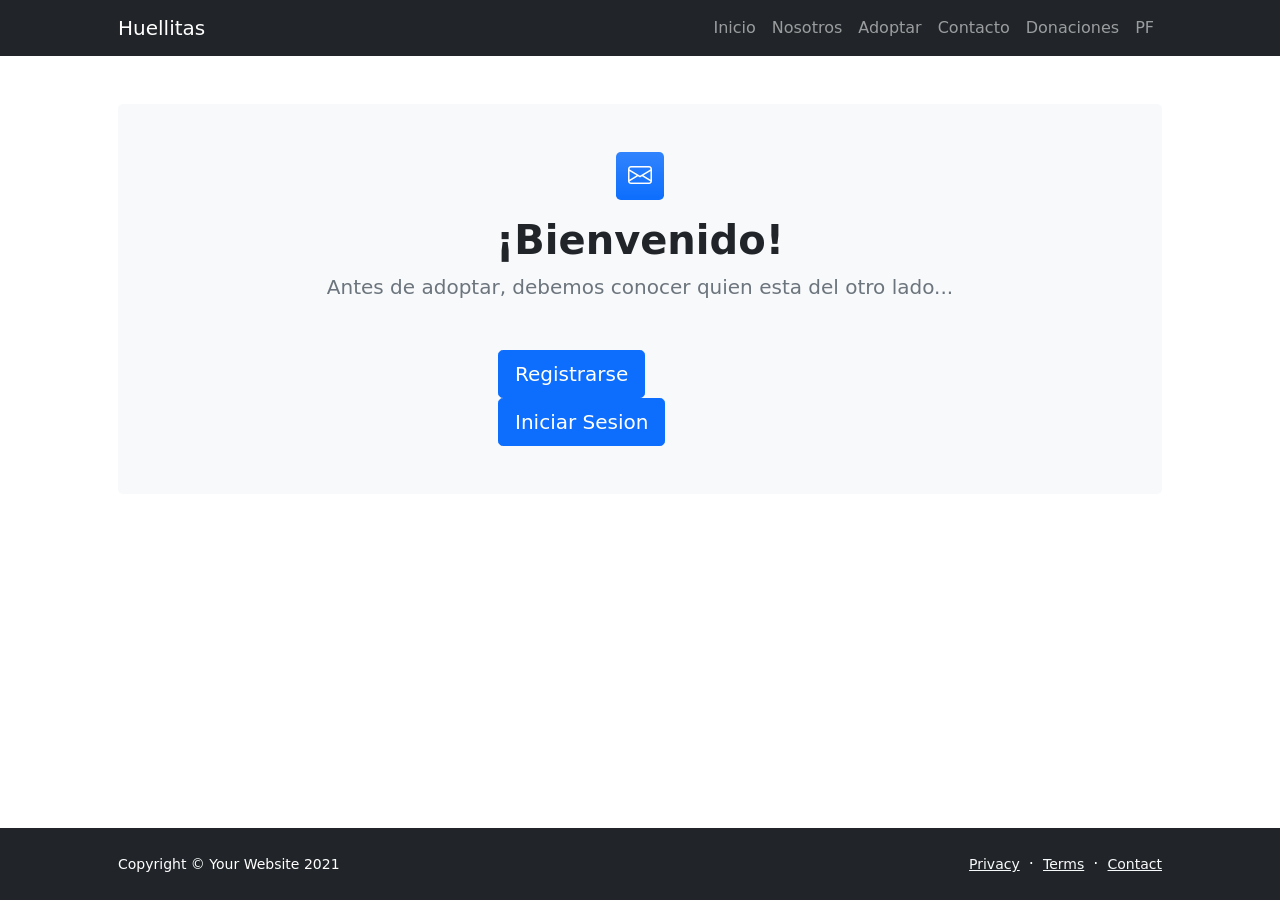
<file: adopcion.html>
<!DOCTYPE html>
<html lang="en">

<head>
    <meta charset="utf-8" />
    <meta name="viewport" content="width=device-width, initial-scale=1, shrink-to-fit=no" />
    <meta name="description" content />
    <meta name="author" content />
    <title>Modern Business - Start Bootstrap Template</title>
    <!-- Favicon-->
    <link rel="icon" type="image/x-icon" href="assets/favicon.ico" />
    <!-- Bootstrap icons-->
    <link href="https://cdn.jsdelivr.net/npm/bootstrap-icons@1.5.0/font/bootstrap-icons.css" rel="stylesheet" />
    <!-- Core theme CSS (includes Bootstrap)-->
    <link href="css/styles.css" rel="stylesheet" />
</head>

<body class="d-flex flex-column">
    <main class="flex-shrink-0">
        <!-- Navigation-->
        <nav class="navbar navbar-expand-lg navbar-dark bg-dark">
            <div class="container px-5">
                <a class="navbar-brand" href="index.html">Huellitas</a>
                <button class="navbar-toggler" type="button" data-bs-toggle="collapse"
                    data-bs-target="#navbarSupportedContent" aria-controls="navbarSupportedContent"
                    aria-expanded="false" aria-label="Toggle navigation"><span
                        class="navbar-toggler-icon"></span></button>
                <div class="collapse navbar-collapse" id="navbarSupportedContent">
                    <ul class="navbar-nav ms-auto mb-2 mb-lg-0">
                        <li class="nav-item"><a class="nav-link" href="index.html">Inicio</a></li>
                        <li class="nav-item"><a class="nav-link" href="nosotros.html">Nosotros</a></li>
                        <li class="nav-item"><a class="nav-link" href="adopcion.html">Adoptar</a></li>
                        <li class="nav-item"><a class="nav-link" href="contacto.html">Contacto</a></li>
                        <li class="nav-item"><a class="nav-link" href="donaciones.html">Donaciones</a></li>
                        <li class="nav-item"><a class="nav-link" href="preguntasfrecuentes.html">PF</a></li>
                      
                    </ul>
                </div>
            </div>
        </nav>
        <!-- Page content-->
        <section class="py-5">
            <div class="container px-5">
                <!-- Contact form-->
                <div class="bg-light rounded-3 py-5 px-4 px-md-5 mb-5">
                    <div class="text-center mb-5">
                        <div class="feature bg-primary bg-gradient text-white rounded-3 mb-3"><i
                                class="bi bi-envelope"></i></div>
                        <h1 class="fw-bolder">¡Bienvenido!</h1>
                        <p class="lead fw-normal text-muted mb-0">Antes de adoptar, debemos conocer quien esta del otro lado...</p>
                    </div>
                    <div class="row gx-5 justify-content-center">
                        <div class="col-lg-8 col-xl-4">
                            <button onclick="registrarse();" type="button" class="btn btn-primary btn-lg">Registrarse</button>
                            <button onclick="iniciarSesionn();" type="button" class="btn btn-primary btn-lg">Iniciar
                                Sesion</button>
                        </div>
                    </div>
                </div>
    </main>
    <!-- Footer-->
    <footer class="bg-dark py-4 mt-auto">
        <div class="container px-5">
            <div class="row align-items-center justify-content-between flex-column flex-sm-row">
                <div class="col-auto">
                    <div class="small m-0 text-white">Copyright &copy; Your Website 2021</div>
                </div>
                <div class="col-auto">
                    <a class="link-light small" href="#!">Privacy</a>
                    <span class="text-white mx-1">&middot;</span>
                    <a class="link-light small" href="#!">Terms</a>
                    <span class="text-white mx-1">&middot;</span>
                    <a class="link-light small" href="#!">Contact</a>
                </div>
            </div>
        </div>
    </footer>
    <!-- Bootstrap core JS-->
    <script src="https://cdn.jsdelivr.net/npm/bootstrap@5.1.0/dist/js/bootstrap.bundle.min.js"></script>
    <!-- Core theme JS-->
    <script src="js/scripts.js"></script>
    <!-- * * * * * * * * * * * * * * * * * * * * * * * * * * * * * * * * * * * * * * * *-->
    <!-- * *                               SB Forms JS                               * *-->
    <!-- * * Activate your form at https://startbootstrap.com/solution/contact-forms * *-->
    <!-- * * * * * * * * * * * * * * * * * * * * * * * * * * * * * * * * * * * * * * * *-->
    <script src="https://cdn.startbootstrap.com/sb-forms-latest.js"></script>
</body>

</html>
</file>
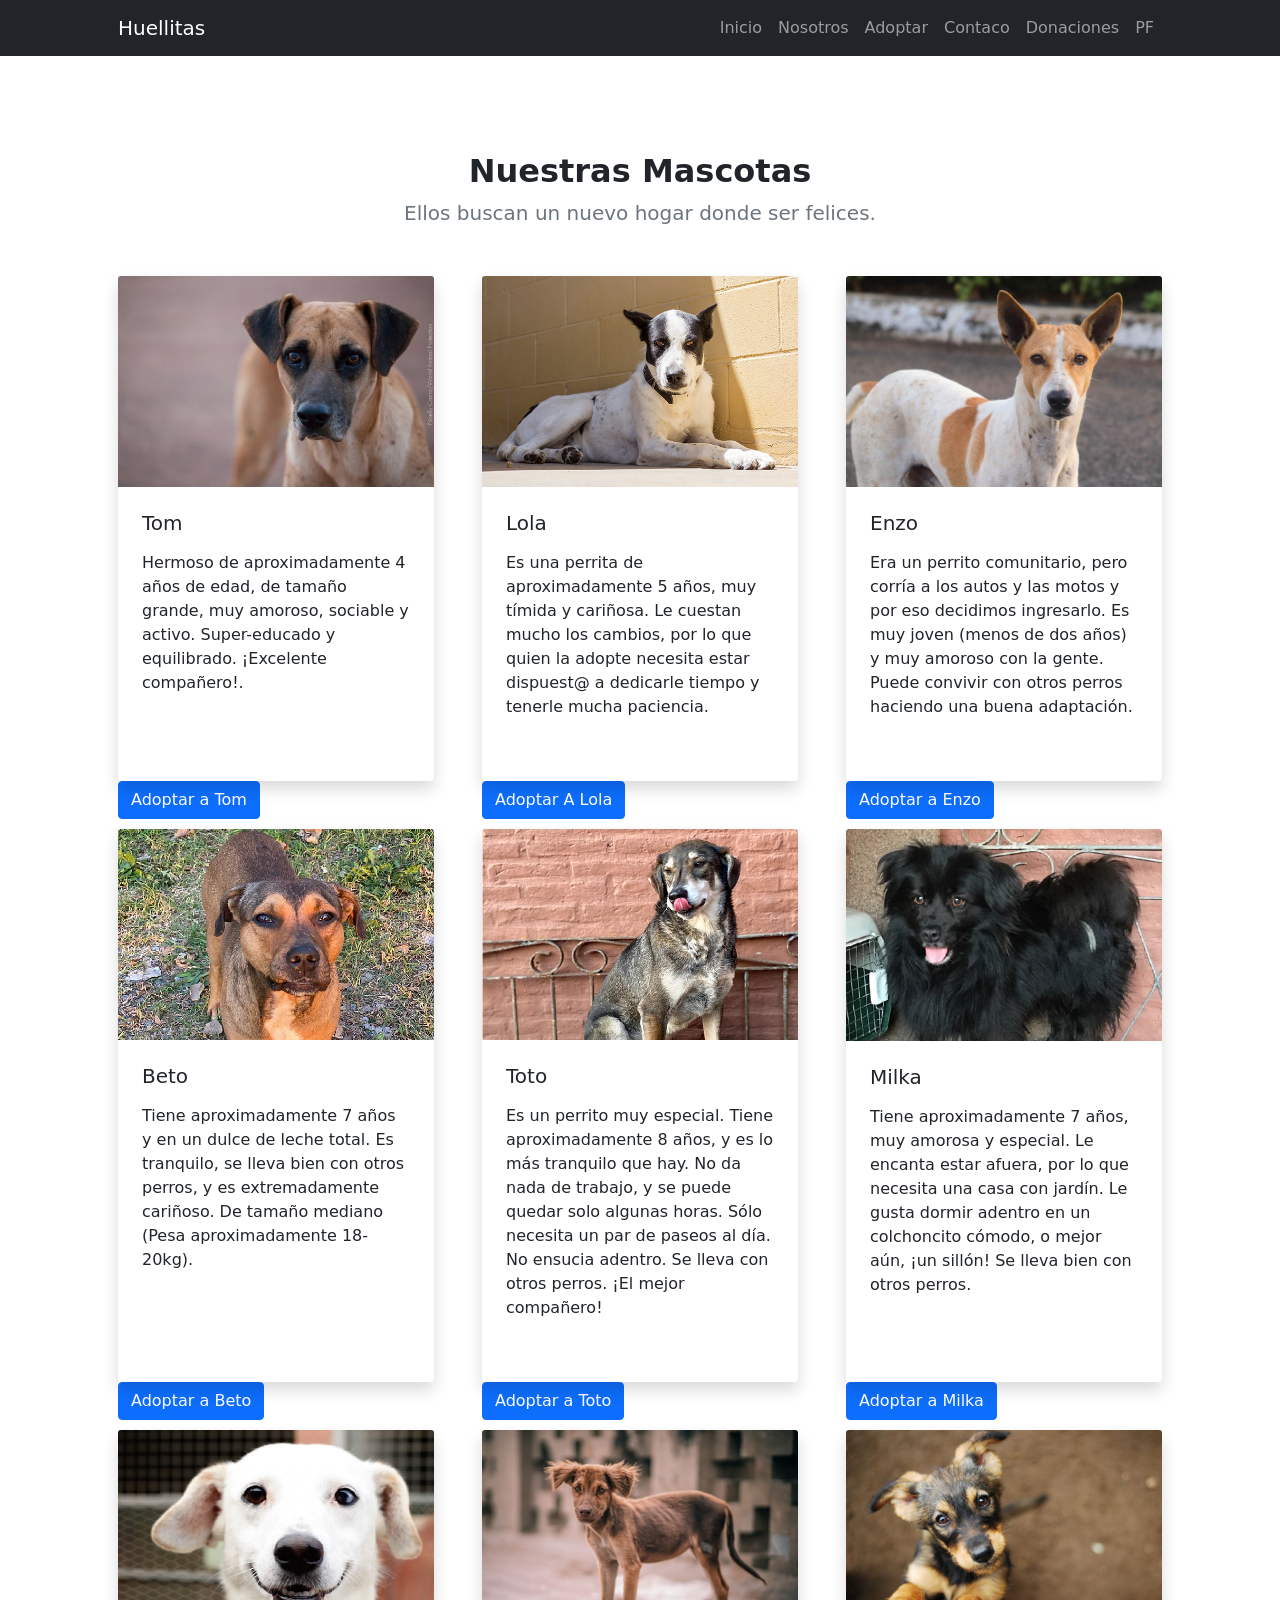
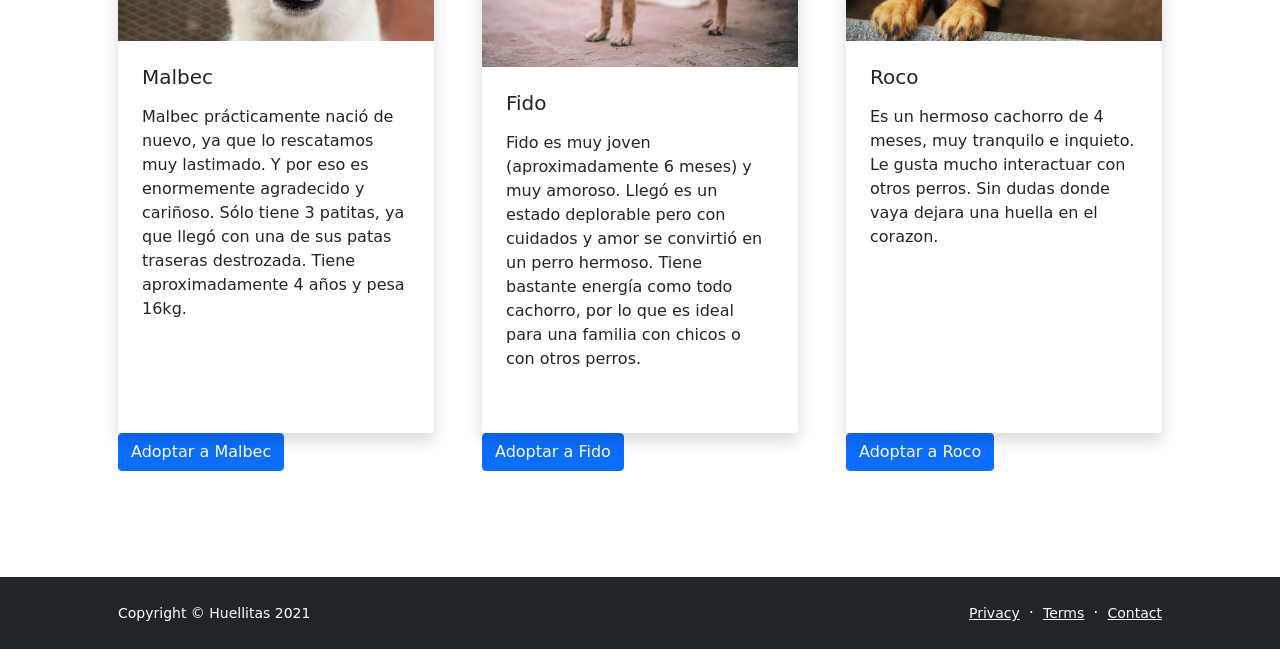
<file: adoptar.html>
<!DOCTYPE html>
<html lang="en">

<head>
    <meta charset="utf-8" />
    <meta name="viewport" content="width=device-width, initial-scale=1, shrink-to-fit=no" />
    <meta name="description" content="" />
    <meta name="author" content="" />
    <title>Huellitas</title>
    <!-- Favicon-->
    <link rel="icon" type="image/x-icon" href="assets/favicon.ico" />
    <!-- Bootstrap icons-->
    <link href="https://cdn.jsdelivr.net/npm/bootstrap-icons@1.5.0/font/bootstrap-icons.css" rel="stylesheet" />
    <!-- Core theme CSS (includes Bootstrap)-->
    <link href="css/styles.css" rel="stylesheet" />
</head>

<body class="d-flex flex-column h-100">
    <main class="flex-shrink-0">
        <!-- Navigation-->
        <nav class="navbar navbar-expand-lg navbar-dark bg-dark">
            <div class="container px-5">
                <a class="navbar-brand" href="index.html">Huellitas</a>
                <button class="navbar-toggler" type="button" data-bs-toggle="collapse"
                    data-bs-target="#navbarSupportedContent" aria-controls="navbarSupportedContent"
                    aria-expanded="false" aria-label="Toggle navigation"><span
                        class="navbar-toggler-icon"></span></button>
                <div class="collapse navbar-collapse" id="navbarSupportedContent">
                    <ul class="navbar-nav ms-auto mb-2 mb-lg-0">
                        <li class="nav-item"><a class="nav-link" href="index.html">Inicio</a></li>
                        <li class="nav-item"><a class="nav-link" href="nosotros.html">Nosotros</a></li>
                        <li class="nav-item"><a class="nav-link" href="adopcion.html">Adoptar</a></li>
                        <li class="nav-item"><a class="nav-link" href="contacto.html">Contaco</a></li>
                        <li class="nav-item"><a class="nav-link" href="donaciones.html">Donaciones</a></li>
                        <li class="nav-item"><a class="nav-link" href="preguntasfrecuentes.html">PF </a></li>
                    </ul>
                </div>
            </div>
        </nav>


        <!-- Blog preview section-->
        <section class="py-5">
            <div class="container px-5 my-5">
                <div class="row gx-5 justify-content-center">
                    <div class="col-lg-8 col-xl-6">
                        <div class="text-center">
                            <h2 class="fw-bolder">Nuestras Mascotas</h2>
                            <p class="lead fw-normal text-muted mb-5">Ellos buscan un nuevo hogar donde ser felices.</p>
                        </div>
                    </div>
                </div>
                <div class="row gx-5">
                    <div class="col-lg-4 mb-5">
                        <div class="card h-100 shadow border-0">
                            <img class="card-img-top" src="./assets/adopcion3.jpg" alt="..." />
                            <div class="card-body p-4">
                                <a class="text-decoration-none link-dark stretched-link" href="#!">
                                    <h5 class="card-title mb-3">Tom</h5>
                                </a>
                                <p class="card-text mb-0">Hermoso de aproximadamente 4 años de edad, de tamaño grande,
                                    muy amoroso, sociable y activo. Super-educado y equilibrado. ¡Excelente compañero!.
                                </p>
                            </div>
                        </div>
                        <button onclick="formularioAdopcion();" type="button" class="btn btn-primary">Adoptar a
                            Tom</button>
                    </div>

                    <div class="col-lg-4 mb-5">
                        <div class="card h-100 shadow border-0">
                            <img class="card-img-top" src="./assets/adopcion1.jpeg" alt="..." />
                            <div class="card-body p-4">
                                <a class="text-decoration-none link-dark stretched-link" href="#!">
                                    <h5 class="card-title mb-3">Lola</h5>
                                </a>
                                <p class="card-text mb-0">Es una perrita de aproximadamente 5 años, muy tímida y
                                    cariñosa. Le cuestan mucho los cambios, por lo que quien la adopte necesita estar
                                    dispuest@ a dedicarle tiempo y tenerle mucha paciencia.</p>
                            </div>
                        </div>
                        <button onclick="formularioAdopcion();" type="button" class="btn btn-primary">Adoptar A
                            Lola</button>

                    </div>
                    <div class="col-lg-4 mb-5">
                        <div class="card h-100 shadow border-0">
                            <img class="card-img-top" src="./assets/adopcion5.jpg" alt="..." />
                            <div class="card-body p-4">
                                <a class="text-decoration-none link-dark stretched-link" href="#!">
                                    <h5 class="card-title mb-3">Enzo</h5>
                                </a>
                                <p class="card-text mb-0">Era un perrito comunitario, pero corría a los autos y las
                                    motos y por eso decidimos ingresarlo. Es muy joven (menos de dos años) y muy amoroso
                                    con la gente. Puede convivir con otros perros haciendo una buena adaptación.</p>
                            </div>
                        </div>
                        <button onclick="formularioAdopcion();" type="button" class="btn btn-primary">Adoptar a
                            Enzo</button>
                    </div>
                    <div class="col-lg-4 mb-5">
                        <div class="card h-100 shadow border-0">
                            <img class="card-img-top" src="./assets/adopcion7.png" alt="..." />
                            <div class="card-body p-4">
                                <a class="text-decoration-none link-dark stretched-link" href="#!">
                                    <h5 class="card-title mb-3">Beto</h5>
                                </a>
                                <p class="card-text mb-0">Tiene aproximadamente 7 años y en un dulce de leche total. Es
                                    tranquilo, se lleva bien con otros perros, y es extremadamente cariñoso. De tamaño
                                    mediano (Pesa aproximadamente 18-20kg).</p>
                            </div>
                        </div>
                        <button onclick="formularioAdopcion();" type="button" class="btn btn-primary">Adoptar a
                            Beto</button>
                    </div>
                    <div class="col-lg-4 mb-5">
                        <div class="card h-100 shadow border-0">
                            <img class="card-img-top" src="./assets/adopcion8.png" alt="..." />
                            <div class="card-body p-4">
                                <a class="text-decoration-none link-dark stretched-link" href="#!">
                                    <h5 class="card-title mb-3">Toto</h5>
                                </a>
                                <p class="card-text mb-0">Es un perrito muy especial. Tiene aproximadamente 8 años, y es
                                    lo más tranquilo que hay. No da nada de trabajo, y se puede quedar solo algunas
                                    horas. Sólo necesita un par de paseos al día. No ensucia adentro. Se lleva con otros
                                    perros. ¡El mejor compañero!</p>
                            </div>
                        </div>
                        <button onclick="formularioAdopcion();" type="button" class="btn btn-primary">Adoptar a
                            Toto</button>
                    </div>

                    <div class="col-lg-4 mb-5">
                        <div class="card h-100 shadow border-0">
                            <img class="card-img-top" src="./assets/adopcion9.png" alt="..." />
                            <div class="card-body p-4">
                                <a class="text-decoration-none link-dark stretched-link" href="#!">
                                    <h5 class="card-title mb-3">Milka</h5>
                                </a>
                                <p class="card-text mb-0">Tiene aproximadamente 7 años, muy amorosa y especial. Le
                                    encanta estar afuera, por lo que necesita una casa con jardín. Le gusta dormir
                                    adentro en un colchoncito cómodo, o mejor aún, ¡un sillón!
                                    Se lleva bien con otros perros.</p>
                            </div>
                        </div>
                        <button onclick="formularioAdopcion();" type="button" class="btn btn-primary">Adoptar a
                            Milka</button>
                    </div>

                    <div class="col-lg-4 mb-5">
                        <div class="card h-100 shadow border-0">
                            <img class="card-img-top" src="./assets/adopcion10.png" alt="..." />
                            <div class="card-body p-4">
                                <a class="text-decoration-none link-dark stretched-link" href="#!">
                                    <h5 class="card-title mb-3">Malbec</h5>
                                </a>
                                <p class="card-text mb-0">Malbec prácticamente nació de nuevo, ya que lo rescatamos muy
                                    lastimado. Y por eso es enormemente agradecido y cariñoso. Sólo tiene 3 patitas, ya
                                    que llegó con una de sus patas traseras destrozada.
                                    Tiene aproximadamente 4 años y pesa 16kg.</p>
                            </div>
                        </div>
                        <button onclick="formularioAdopcion();" type="button" class="btn btn-primary">Adoptar a
                            Malbec</button>
                    </div>

                    <div class="col-lg-4 mb-5">
                        <div class="card h-100 shadow border-0">
                            <img class="card-img-top" src="./assets/adopcion6.jpg" alt="..." />
                            <div class="card-body p-4">
                                <a class="text-decoration-none link-dark stretched-link" href="#!">
                                    <h5 class="card-title mb-3">Fido</h5>
                                </a>
                                <p class="card-text mb-0">Fido es muy joven (aproximadamente 6 meses) y muy amoroso.
                                    Llegó es un estado deplorable pero con cuidados y amor se convirtió en un perro
                                    hermoso. Tiene bastante energía como todo cachorro, por lo que es ideal para una
                                    familia con chicos o con otros perros.</p>
                            </div>
                        </div>
                        <button onclick="formularioAdopcion();" type="button" class="btn btn-primary">Adoptar a
                            Fido</button>

                    </div>

                    <div class="col-lg-4 mb-5">
                        <div class="card h-100 shadow border-0">
                            <img class="card-img-top" src="./assets/adopcion4.jpg" alt="..." />
                            <div class="card-body p-4">
                                <a class="text-decoration-none link-dark stretched-link" href="#!">
                                    <h5 class="card-title mb-3">Roco</h5>
                                </a>
                                <p class="card-text mb-0">Es un hermoso cachorro de 4 meses, muy tranquilo e inquieto.
                                    Le gusta mucho interactuar con otros perros. Sin dudas donde vaya dejara una huella
                                    en el corazon.</p>
                            </div>

                        </div>
                        <button onclick="formularioAdopcion();" type="button" class="btn btn-primary">Adoptar a
                            Roco</button>
                    </div>
        </section>
    </main>
    <!-- Footer-->
    <footer class="bg-dark py-4 mt-auto">
        <div class="container px-5">
            <div class="row align-items-center justify-content-between flex-column flex-sm-row">
                <div class="col-auto">
                    <div class="small m-0 text-white">Copyright &copy; Huellitas 2021</div>
                </div>
                <div class="col-auto">
                    <a class="link-light small" href="#!">Privacy</a>
                    <span class="text-white mx-1">&middot;</span>
                    <a class="link-light small" href="#!">Terms</a>
                    <span class="text-white mx-1">&middot;</span>
                    <a class="link-light small" href="#!">Contact</a>
                </div>
            </div>
        </div>
    </footer>
    <!-- Bootstrap core JS-->
    <script src="https://cdn.jsdelivr.net/npm/bootstrap@5.1.0/dist/js/bootstrap.bundle.min.js"></script>
    <!-- Core theme JS-->
    <script src="js/scripts.js"></script>
</body>

</html>
</file>
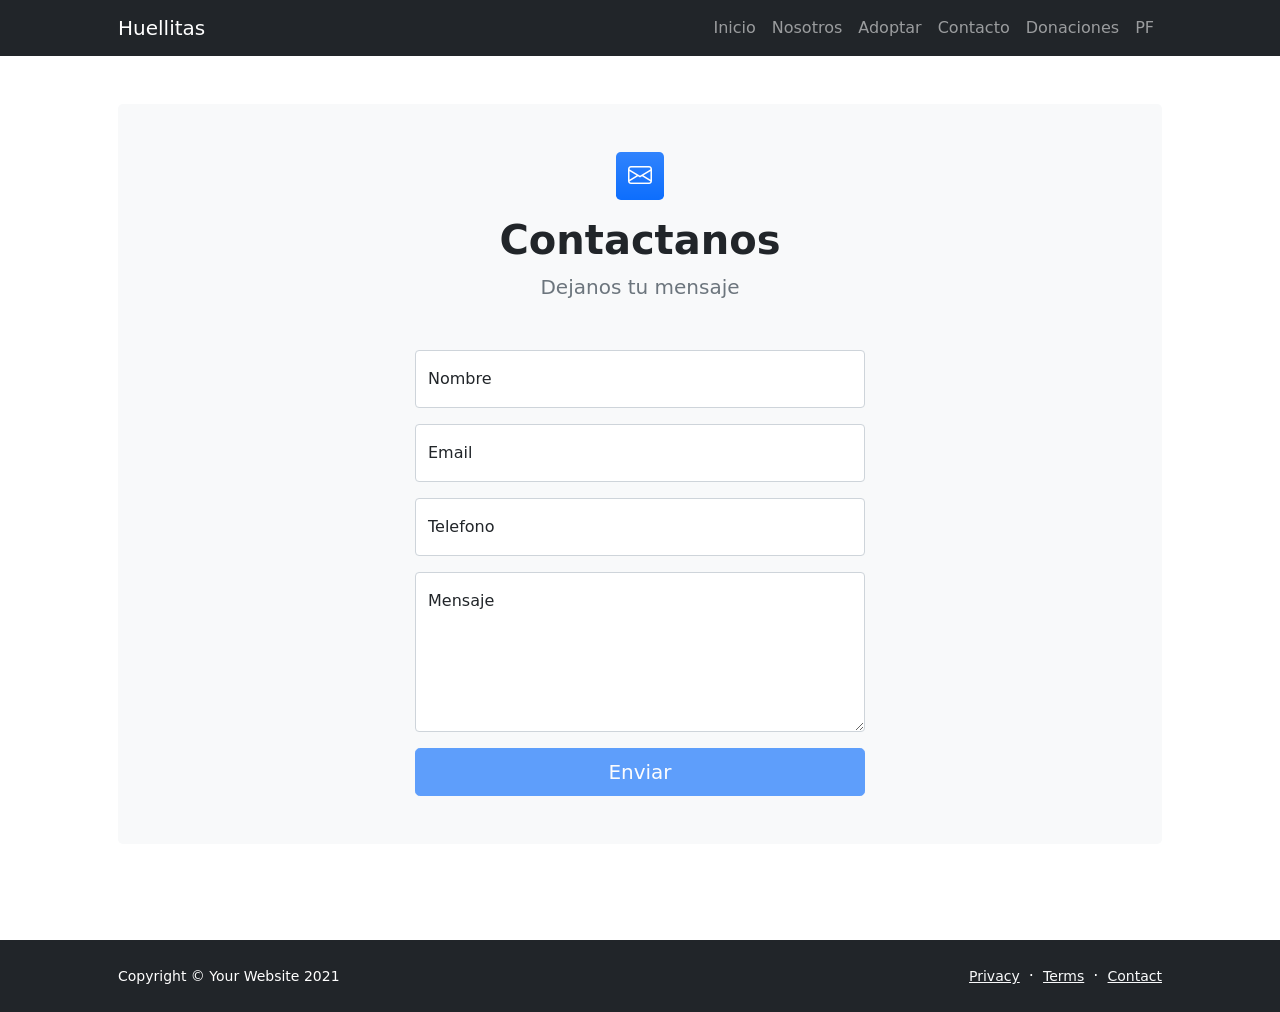
<file: contacto.html>
<!DOCTYPE html>
<html lang="en">
    <head>
        <meta charset="utf-8" />
        <meta name="viewport" content="width=device-width, initial-scale=1, shrink-to-fit=no" />
        <meta name="description" content />
        <meta name="author" content />
        <title>Modern Business - Start Bootstrap Template</title>
        <!-- Favicon-->
        <link rel="icon" type="image/x-icon" href="assets/favicon.ico" />
        <!-- Bootstrap icons-->
        <link href="https://cdn.jsdelivr.net/npm/bootstrap-icons@1.5.0/font/bootstrap-icons.css" rel="stylesheet" />
        <!-- Core theme CSS (includes Bootstrap)-->
        <link href="css/styles.css" rel="stylesheet" />
    </head>
    <body class="d-flex flex-column">
        <main class="flex-shrink-0">
            <!-- Navigation-->
            <nav class="navbar navbar-expand-lg navbar-dark bg-dark">
                <div class="container px-5">
                    <a class="navbar-brand" href="index.html">Huellitas</a>
                    <button class="navbar-toggler" type="button" data-bs-toggle="collapse" data-bs-target="#navbarSupportedContent" aria-controls="navbarSupportedContent" aria-expanded="false" aria-label="Toggle navigation"><span class="navbar-toggler-icon"></span></button>
                    <div class="collapse navbar-collapse" id="navbarSupportedContent">
                        <ul class="navbar-nav ms-auto mb-2 mb-lg-0">
                            <li class="nav-item"><a class="nav-link" href="index.html">Inicio</a></li>
                            <li class="nav-item"><a class="nav-link" href="nosotros.html">Nosotros</a></li>
                            <li class="nav-item"><a class="nav-link" href="adopcion.html">Adoptar</a></li>
                            <li class="nav-item"><a class="nav-link" href="contacto.html">Contacto</a></li>
                            <li class="nav-item"><a class="nav-link" href="donaciones.html">Donaciones</a></li>
                            <li class="nav-item"><a class="nav-link" href="preguntasfrecuentes.html">PF</a></li>
                        </ul>
                    </div>
                </div>
            </nav>
            <!-- Page content-->
            <section class="py-5">
                <div class="container px-5">
                    <!-- Contact form-->
                    <div class="bg-light rounded-3 py-5 px-4 px-md-5 mb-5">
                        <div class="text-center mb-5">
                            <div class="feature bg-primary bg-gradient text-white rounded-3 mb-3"><i class="bi bi-envelope"></i></div>
                            <h1 class="fw-bolder">Contactanos</h1>
                            <p class="lead fw-normal text-muted mb-0">Dejanos tu mensaje</p>
                        </div>
                        <div class="row gx-5 justify-content-center">
                            <div class="col-lg-8 col-xl-6">
                                <!-- * * * * * * * * * * * * * * *-->
                                <!-- * * SB Forms Contact Form * *-->
                                <!-- * * * * * * * * * * * * * * *-->
                                <!-- This form is pre-integrated with SB Forms.-->
                                <!-- To make this form functional, sign up at-->
                                <!-- https://startbootstrap.com/solution/contact-forms-->
                                <!-- to get an API token!-->
                                <form id="contactForm" data-sb-form-api-token="API_TOKEN">
                                    <!-- Name input-->
                                    <div class="form-floating mb-3">
                                        <input class="form-control" id="name" type="text" placeholder="Enter your name..." data-sb-validations="required" />
                                        <label for="name">Nombre</label>
                                        <div class="invalid-feedback" data-sb-feedback="name:required">Campo obligatorio.</div>
                                    </div>
                                    <!-- Email address input-->
                                    <div class="form-floating mb-3">
                                        <input class="form-control" id="email" type="email" placeholder="name@example.com" data-sb-validations="required,email" />
                                        <label for="email">Email</label>
                                        <div class="invalid-feedback" data-sb-feedback="email:required">Ingresa tu email</div>
                                        <div class="invalid-feedback" data-sb-feedback="email:email">Email no valido</div>
                                    </div>
                                    <!-- Phone number input-->
                                    <div class="form-floating mb-3">
                                        <input class="form-control" id="phone" type="tel" placeholder="(123) 456-7890" data-sb-validations="required" />
                                        <label for="phone">Telefono</label>
                                        <div class="invalid-feedback" data-sb-feedback="phone:required">A phone number is required.</div>
                                    </div>
                                    <!-- Message input-->
                                    <div class="form-floating mb-3">
                                        <textarea class="form-control" id="message" type="text" placeholder="Enter your message here..." style="height: 10rem" data-sb-validations="required"></textarea>
                                        <label for="message">Mensaje</label>
                                        <div class="invalid-feedback" data-sb-feedback="message:required">Campo obligatorio</div>
                                    </div>
                                    <!-- Submit success message-->
                                    <!---->
                                    <!-- This is what your users will see when the form-->
                                    <!-- has successfully submitted-->
                                    <div class="d-none" id="submitSuccessMessage">
                                        <div class="text-center mb-3">
                                            <div class="fw-bolder">Form submission successful!</div>
                                            To activate this form, sign up at
                                            <br />
                                            <a href="https://startbootstrap.com/solution/contact-forms">https://startbootstrap.com/solution/contact-forms</a>
                                        </div>
                                    </div>
                                    <!-- Submit error message-->
                                    <!---->
                                    <!-- This is what your users will see when there is-->
                                    <!-- an error submitting the form-->
                                    <div class="d-none" id="submitErrorMessage"><div class="text-center text-danger mb-3">Error al enviar el mensaje!</div></div>
                                    <!-- Submit Button-->
                                    <div class="d-grid"><button class="btn btn-primary btn-lg disabled" id="submitButton" type="button">Enviar</button></div>
                                </form>
                            </div>
                        </div>
                    </div> 
            </section>
        </main>
        <!-- Footer-->
        <footer class="bg-dark py-4 mt-auto">
            <div class="container px-5">
                <div class="row align-items-center justify-content-between flex-column flex-sm-row">
                    <div class="col-auto"><div class="small m-0 text-white">Copyright &copy; Your Website 2021</div></div>
                    <div class="col-auto">
                        <a class="link-light small" href="#!">Privacy</a>
                        <span class="text-white mx-1">&middot;</span>
                        <a class="link-light small" href="#!">Terms</a>
                        <span class="text-white mx-1">&middot;</span>
                        <a class="link-light small" href="#!">Contact</a>
                    </div>
                </div>
            </div>
        </footer>
        <!-- Bootstrap core JS-->
        <script src="https://cdn.jsdelivr.net/npm/bootstrap@5.1.0/dist/js/bootstrap.bundle.min.js"></script>
        <!-- Core theme JS-->
        <script src="js/scripts.js"></script>
        <!-- * * * * * * * * * * * * * * * * * * * * * * * * * * * * * * * * * * * * * * * *-->
        <!-- * *                               SB Forms JS                               * *-->
        <!-- * * Activate your form at https://startbootstrap.com/solution/contact-forms * *-->
        <!-- * * * * * * * * * * * * * * * * * * * * * * * * * * * * * * * * * * * * * * * *-->
        <script src="https://cdn.startbootstrap.com/sb-forms-latest.js"></script>
    </body>
</html>
</file>
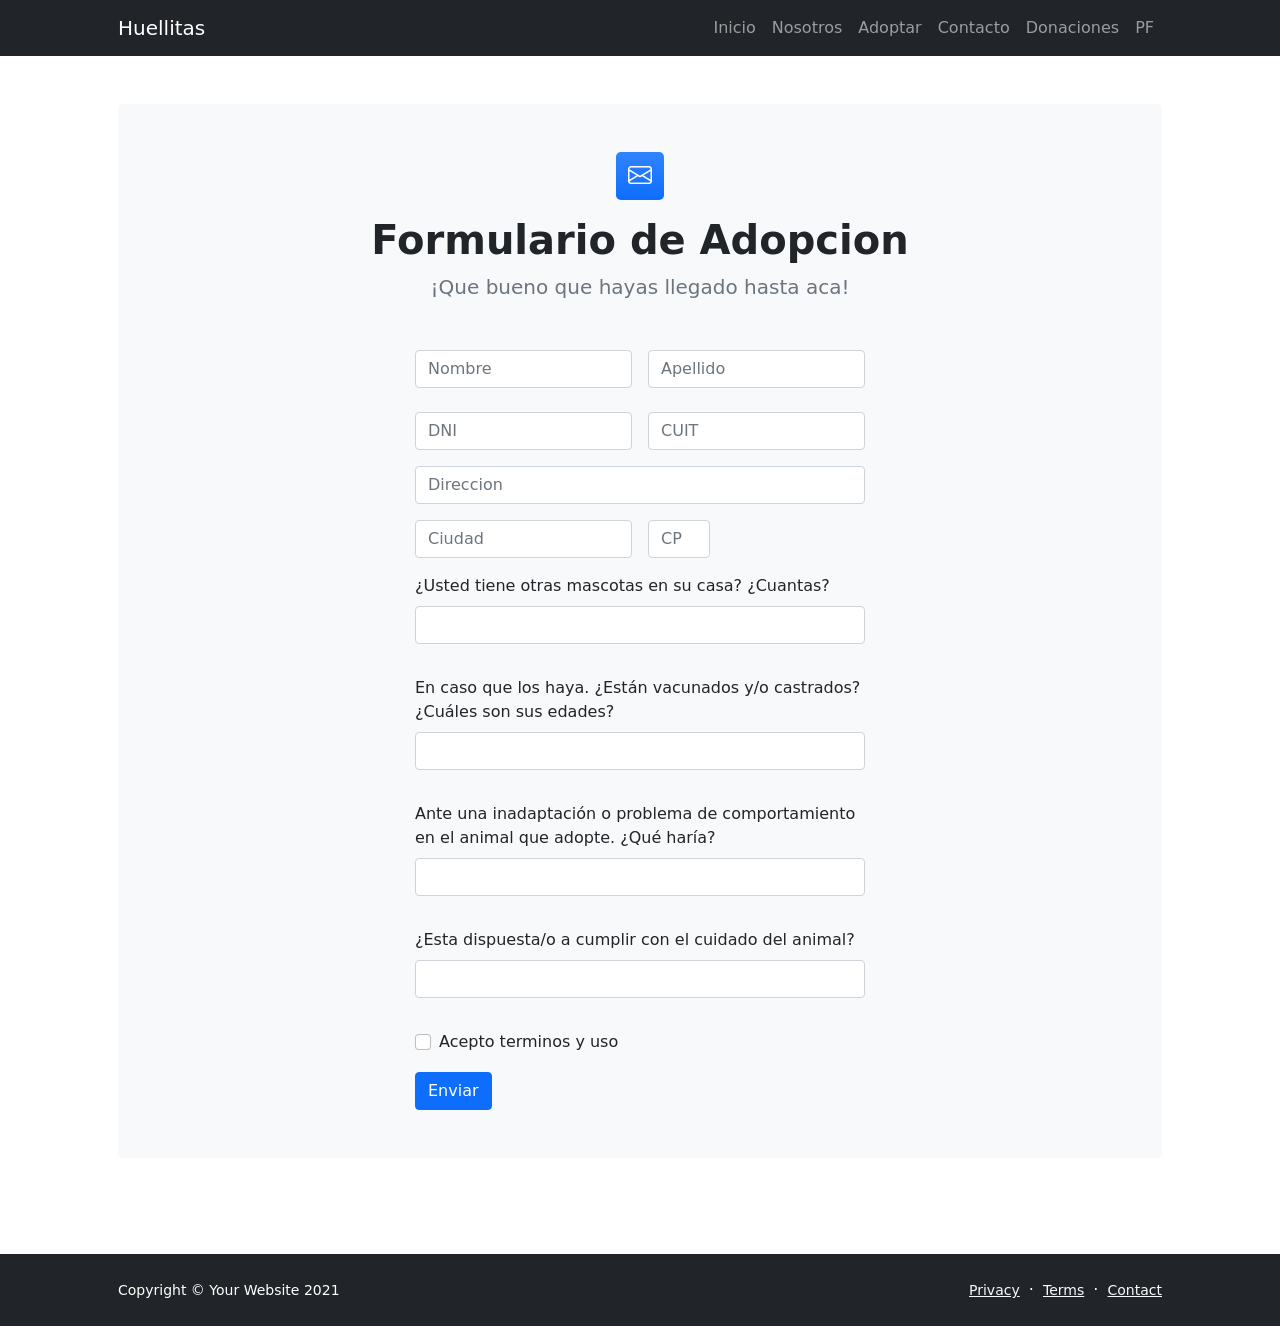
<file: formadopcion.html>
<!DOCTYPE html>
<html lang="en">

<head>
  <meta charset="utf-8" />
  <meta name="viewport" content="width=device-width, initial-scale=1, shrink-to-fit=no" />
  <meta name="description" content />
  <meta name="author" content />
  <title>Modern Business - Start Bootstrap Template</title>
  <!-- Favicon-->
  <link rel="icon" type="image/x-icon" href="assets/favicon.ico" />
  <!-- Bootstrap icons-->
  <link href="https://cdn.jsdelivr.net/npm/bootstrap-icons@1.5.0/font/bootstrap-icons.css" rel="stylesheet" />
  <!-- Core theme CSS (includes Bootstrap)-->
  <link href="css/styles.css" rel="stylesheet" />
</head>

<body class="d-flex flex-column">
  <main class="flex-shrink-0">
    <!-- Navigation-->
    <nav class="navbar navbar-expand-lg navbar-dark bg-dark">
      <div class="container px-5">
        <a class="navbar-brand" href="index.html">Huellitas</a>
        <button class="navbar-toggler" type="button" data-bs-toggle="collapse" data-bs-target="#navbarSupportedContent"
          aria-controls="navbarSupportedContent" aria-expanded="false" aria-label="Toggle navigation"><span
            class="navbar-toggler-icon"></span></button>
        <div class="collapse navbar-collapse" id="navbarSupportedContent">
          <ul class="navbar-nav ms-auto mb-2 mb-lg-0">
            <li class="nav-item"><a class="nav-link" href="index.html">Inicio</a></li>
            <li class="nav-item"><a class="nav-link" href="nosotros.html">Nosotros</a></li>
            <li class="nav-item"><a class="nav-link" href="adopcion.html">Adoptar</a></li>
            <li class="nav-item"><a class="nav-link" href="contacto.html">Contacto</a></li>
            <li class="nav-item"><a class="nav-link" href="donaciones.html">Donaciones</a></li>
            <li class="nav-item"><a class="nav-link" href="preguntasfrecuentes.html">PF</a></li>
          </ul>
        </div>
      </div>
    </nav>
    <!-- Page content-->
    <section class="py-5">
      <div class="container px-5">
        <!-- Contact form-->
        <div class="bg-light rounded-3 py-5 px-4 px-md-5 mb-5">
          <div class="text-center mb-5">
            <div class="feature bg-primary bg-gradient text-white rounded-3 mb-3"><i class="bi bi-envelope"></i></div>
            <h1 class="fw-bolder">Formulario de Adopcion</h1>
            <p class="lead fw-normal text-muted mb-0">¡Que bueno que hayas llegado hasta aca!</p>
          </div>
          <div class="row gx-5 justify-content-center">
            <div class="col-lg-8 col-xl-6">
              <!-- * * * * * * * * * * * * * * *-->
              <!-- * * SB Forms Contact Form * *-->
              <!-- * * * * * * * * * * * * * * *-->
              <!-- This form is pre-integrated with SB Forms.-->
              <!-- To make this form functional, sign up at-->
              <!-- https://startbootstrap.com/solution/contact-forms-->
              <!-- to get an API token!-->
              <div class="row g-3">
                <div class="col">
                  <input type="text" class="form-control" placeholder="Nombre" aria-label="First name">
                </div>
                <div class="col">
                  <input type="text" class="form-control" placeholder="Apellido" aria-label="Last name">
                </div>
              </div>
              <br>
              <form class="row g-3">
                <div class="col-md-6">
                  <input type="number" class="form-control" id="inputEmail4" placeholder="DNI">
                </div>
                <div class="col-md-6">
                  <input type="number" class="form-control" id="inputPassword4" placeholder="CUIT">
                </div>
                <div class="col-12">
                  <input type="text" class="form-control" id="inputAddress" placeholder="Direccion">
                </div>
                <div class="col-md-6">
                  <input type="text" class="form-control" id="inputCity" placeholder="Ciudad">
                </div>

                <div class="col-md-2">
                  <input type="text" class="form-control" id="inputZip" placeholder="CP">
                </div>
                <div class="mb-3">
                  <label for="formGroupExampleInput" class="form-label">¿Usted tiene otras mascotas en su casa? ¿Cuantas?</label>
                  <input type="text" class="form-control" id="formGroupExampleInput"
                    placeholder="">
                </div>
                <div class="mb-3">
                  <label for="formGroupExampleInput2" class="form-label"> 
                    En caso que los haya. ¿Están vacunados y/o castrados? ¿Cuáles son sus edades?
                   </label>
                  <input type="text" class="form-control" id="formGroupExampleInput2"
                    placeholder="">
                </div>
                <div class="mb-3">
                  <label for="formGroupExampleInput" class="form-label">Ante una inadaptación o problema de comportamiento en el animal que adopte. ¿Qué haría?</label>
                  <input type="text" class="form-control" id="formGroupExampleInput"
                    placeholder="">
                </div>
                <div class="mb-3">
                  <label for="formGroupExampleInput2" class="form-label">¿Esta dispuesta/o a cumplir con el cuidado del animal?</label>
                  <input type="text" class="form-control" id="formGroupExampleInput2"
                    placeholder="">
                </div>
                <div class="col-12">
                  <div class="form-check">
                    <input class="form-check-input" type="checkbox" id="gridCheck">
                    <label class="form-check-label" for="gridCheck">
                      Acepto terminos y uso
                    </label>
                  </div>
                </div>
                <div class="col-12">
                  <button type="submit" class="btn btn-primary">Enviar</button>
                </div>
              </form>
            </div>
          </div>
        </div>
    </section>
  </main>
  <!-- Footer-->
  <footer class="bg-dark py-4 mt-auto">
    <div class="container px-5">
      <div class="row align-items-center justify-content-between flex-column flex-sm-row">
        <div class="col-auto">
          <div class="small m-0 text-white">Copyright &copy; Your Website 2021</div>
        </div>
        <div class="col-auto">
          <a class="link-light small" href="#!">Privacy</a>
          <span class="text-white mx-1">&middot;</span>
          <a class="link-light small" href="#!">Terms</a>
          <span class="text-white mx-1">&middot;</span>
          <a class="link-light small" href="#!">Contact</a>
        </div>
      </div>
    </div>
  </footer>
  <!-- Bootstrap core JS-->
  <script src="https://cdn.jsdelivr.net/npm/bootstrap@5.1.0/dist/js/bootstrap.bundle.min.js"></script>
  <!-- Core theme JS-->
  <script src="js/scripts.js"></script>
  <!-- * * * * * * * * * * * * * * * * * * * * * * * * * * * * * * * * * * * * * * * *-->
  <!-- * *                               SB Forms JS                               * *-->
  <!-- * * Activate your form at https://startbootstrap.com/solution/contact-forms * *-->
  <!-- * * * * * * * * * * * * * * * * * * * * * * * * * * * * * * * * * * * * * * * *-->
  <script src="https://cdn.startbootstrap.com/sb-forms-latest.js"></script>
</body>

</html>
</file>
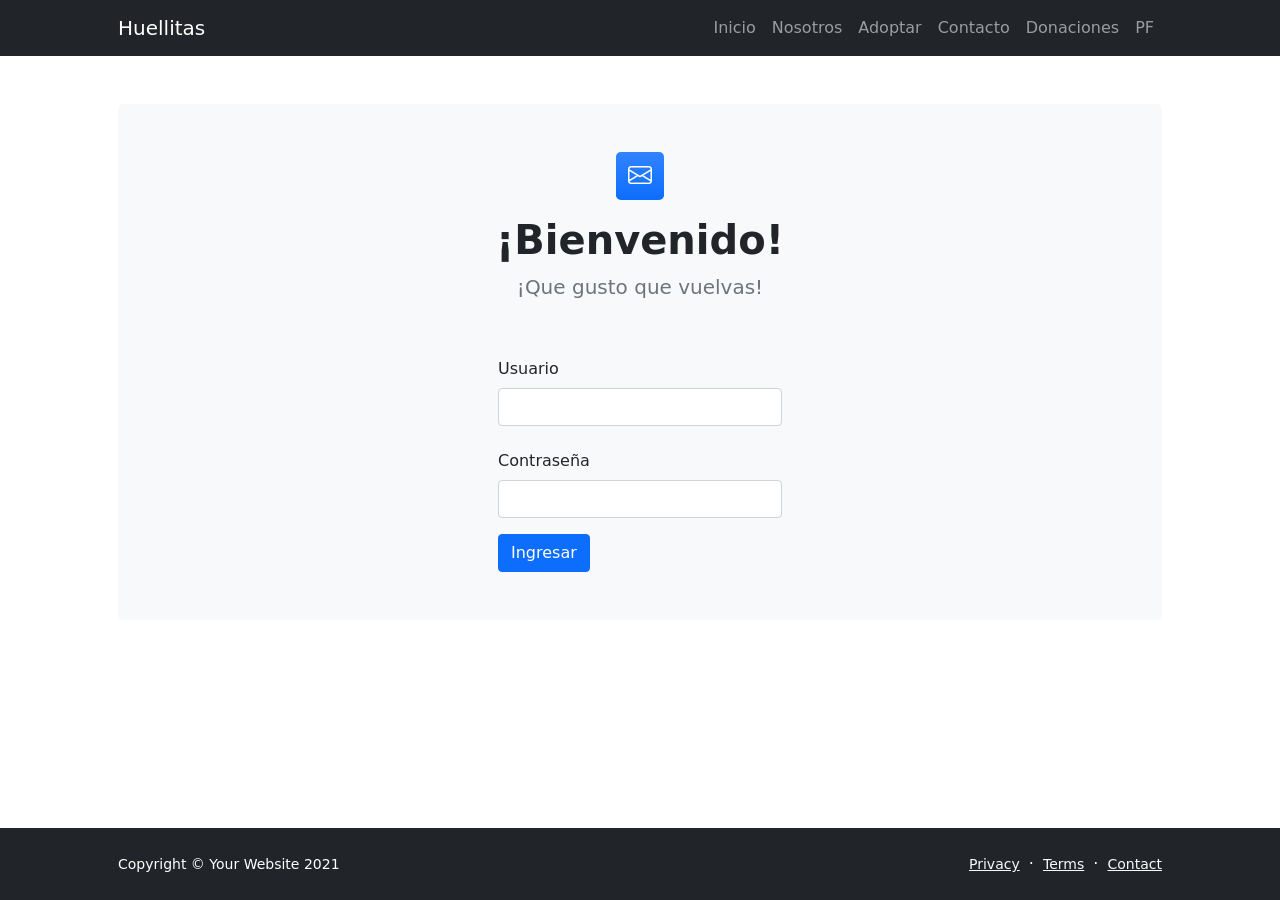
<file: iniciar-sesion.html>
<!DOCTYPE html>
<html lang="en">

<head>
    <meta charset="utf-8" />
    <meta name="viewport" content="width=device-width, initial-scale=1, shrink-to-fit=no" />
    <meta name="description" content />
    <meta name="author" content />
    <title>Modern Business - Start Bootstrap Template</title>
    <!-- Favicon-->
    <link rel="icon" type="image/x-icon" href="assets/favicon.ico" />
    <!-- Bootstrap icons-->
    <link href="https://cdn.jsdelivr.net/npm/bootstrap-icons@1.5.0/font/bootstrap-icons.css" rel="stylesheet" />
    <!-- Core theme CSS (includes Bootstrap)-->
    <link href="css/styles.css" rel="stylesheet" />
</head>

<body class="d-flex flex-column">
    <main class="flex-shrink-0">
        <!-- Navigation-->
        <nav class="navbar navbar-expand-lg navbar-dark bg-dark">
            <div class="container px-5">
                <a class="navbar-brand" href="index.html">Huellitas</a>
                <button class="navbar-toggler" type="button" data-bs-toggle="collapse"
                    data-bs-target="#navbarSupportedContent" aria-controls="navbarSupportedContent"
                    aria-expanded="false" aria-label="Toggle navigation"><span
                        class="navbar-toggler-icon"></span></button>
                <div class="collapse navbar-collapse" id="navbarSupportedContent">
                    <ul class="navbar-nav ms-auto mb-2 mb-lg-0">
                        <li class="nav-item"><a class="nav-link" href="index.html">Inicio</a></li>
                        <li class="nav-item"><a class="nav-link" href="nosotros.html">Nosotros</a></li>
                        <li class="nav-item"><a class="nav-link" href="adopcion.html">Adoptar</a></li>
                        <li class="nav-item"><a class="nav-link" href="contacto.html">Contacto</a></li>
                        <li class="nav-item"><a class="nav-link" href="donaciones.html">Donaciones</a></li>
                        <li class="nav-item"><a class="nav-link" href="preguntasfrecuentes.html">PF</a></li>
                      
                    </ul>
                </div>
            </div>
        </nav>
        <!-- Page content-->
        <section class="py-5">
            <div class="container px-5">
                <!-- Contact form-->
                <div class="bg-light rounded-3 py-5 px-4 px-md-5 mb-5">
                    <div class="text-center mb-5">
                        <div class="feature bg-primary bg-gradient text-white rounded-3 mb-3"><i
                                class="bi bi-envelope"></i></div>
                        <h1 class="fw-bolder">¡Bienvenido!</h1>
                        <p class="lead fw-normal text-muted mb-0">¡Que gusto que vuelvas!</p>
                    </div>
                    <div class="row gx-5 justify-content-center">
                        <div class="col-lg-8 col-xl-4">
                            <form>
                                <div class="row mb-3">
                                    <label for="inputEmail3" class="col-sm-2 col-form-label">Usuario</label>
                                    <div class="col-sm-12">
                                        <input type="text" class="form-control" id="user">
                                    </div>
                                </div>
                                <div class="row mb-3">
                                    <label for="inputPassword3" class="col-sm-2 col-form-label">Contraseña</label>
                                    <div class="col-sm-12">
                                        <input type="password" class="form-control" id="password">
                                    </div>
                                </div>
                                <div id="alertError" class="alert alert-danger alerta"> Error al ingresar los datos</div>

                                <button onclick="iniciarSesion();" type="button" class="btn btn-primary">Ingresar</button>

                            </form>
                        </div>
                    </div>
                </div>
    </main>
    <!-- Footer-->
    <footer class="bg-dark py-4 mt-auto">
        <div class="container px-5">
            <div class="row align-items-center justify-content-between flex-column flex-sm-row">
                <div class="col-auto">
                    <div class="small m-0 text-white">Copyright &copy; Your Website 2021</div>
                </div>
                <div class="col-auto">
                    <a class="link-light small" href="#!">Privacy</a>
                    <span class="text-white mx-1">&middot;</span>
                    <a class="link-light small" href="#!">Terms</a>
                    <span class="text-white mx-1">&middot;</span>
                    <a class="link-light small" href="#!">Contact</a>
                </div>
            </div>
        </div>
    </footer>
    <!-- Bootstrap core JS-->
    <script src="https://cdn.jsdelivr.net/npm/bootstrap@5.1.0/dist/js/bootstrap.bundle.min.js"></script>
    <!-- Core theme JS-->
    <script src="js/scripts.js"></script>
    <!-- * * * * * * * * * * * * * * * * * * * * * * * * * * * * * * * * * * * * * * * *-->
    <!-- * *                               SB Forms JS                               * *-->
    <!-- * * Activate your form at https://startbootstrap.com/solution/contact-forms * *-->
    <!-- * * * * * * * * * * * * * * * * * * * * * * * * * * * * * * * * * * * * * * * *-->
    <script src="https://cdn.startbootstrap.com/sb-forms-latest.js"></script>
</body>

</html>
</file>
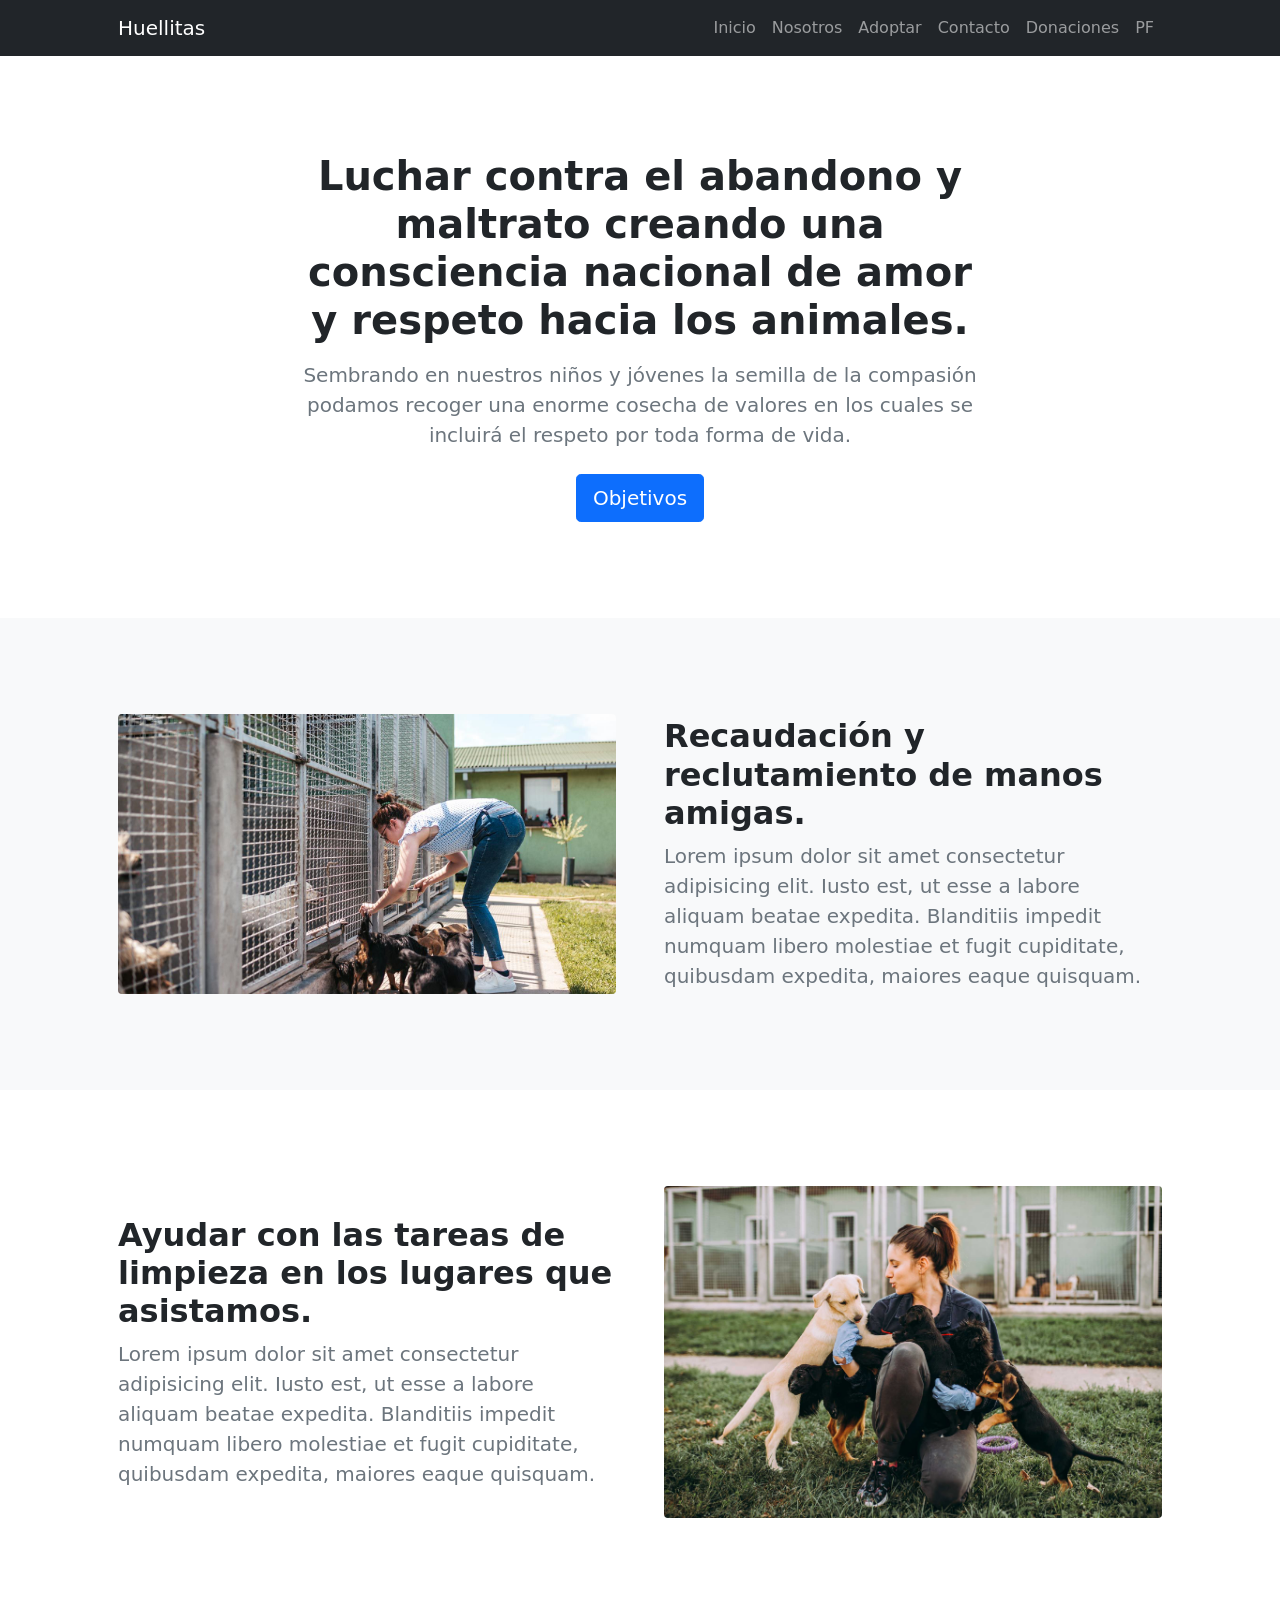
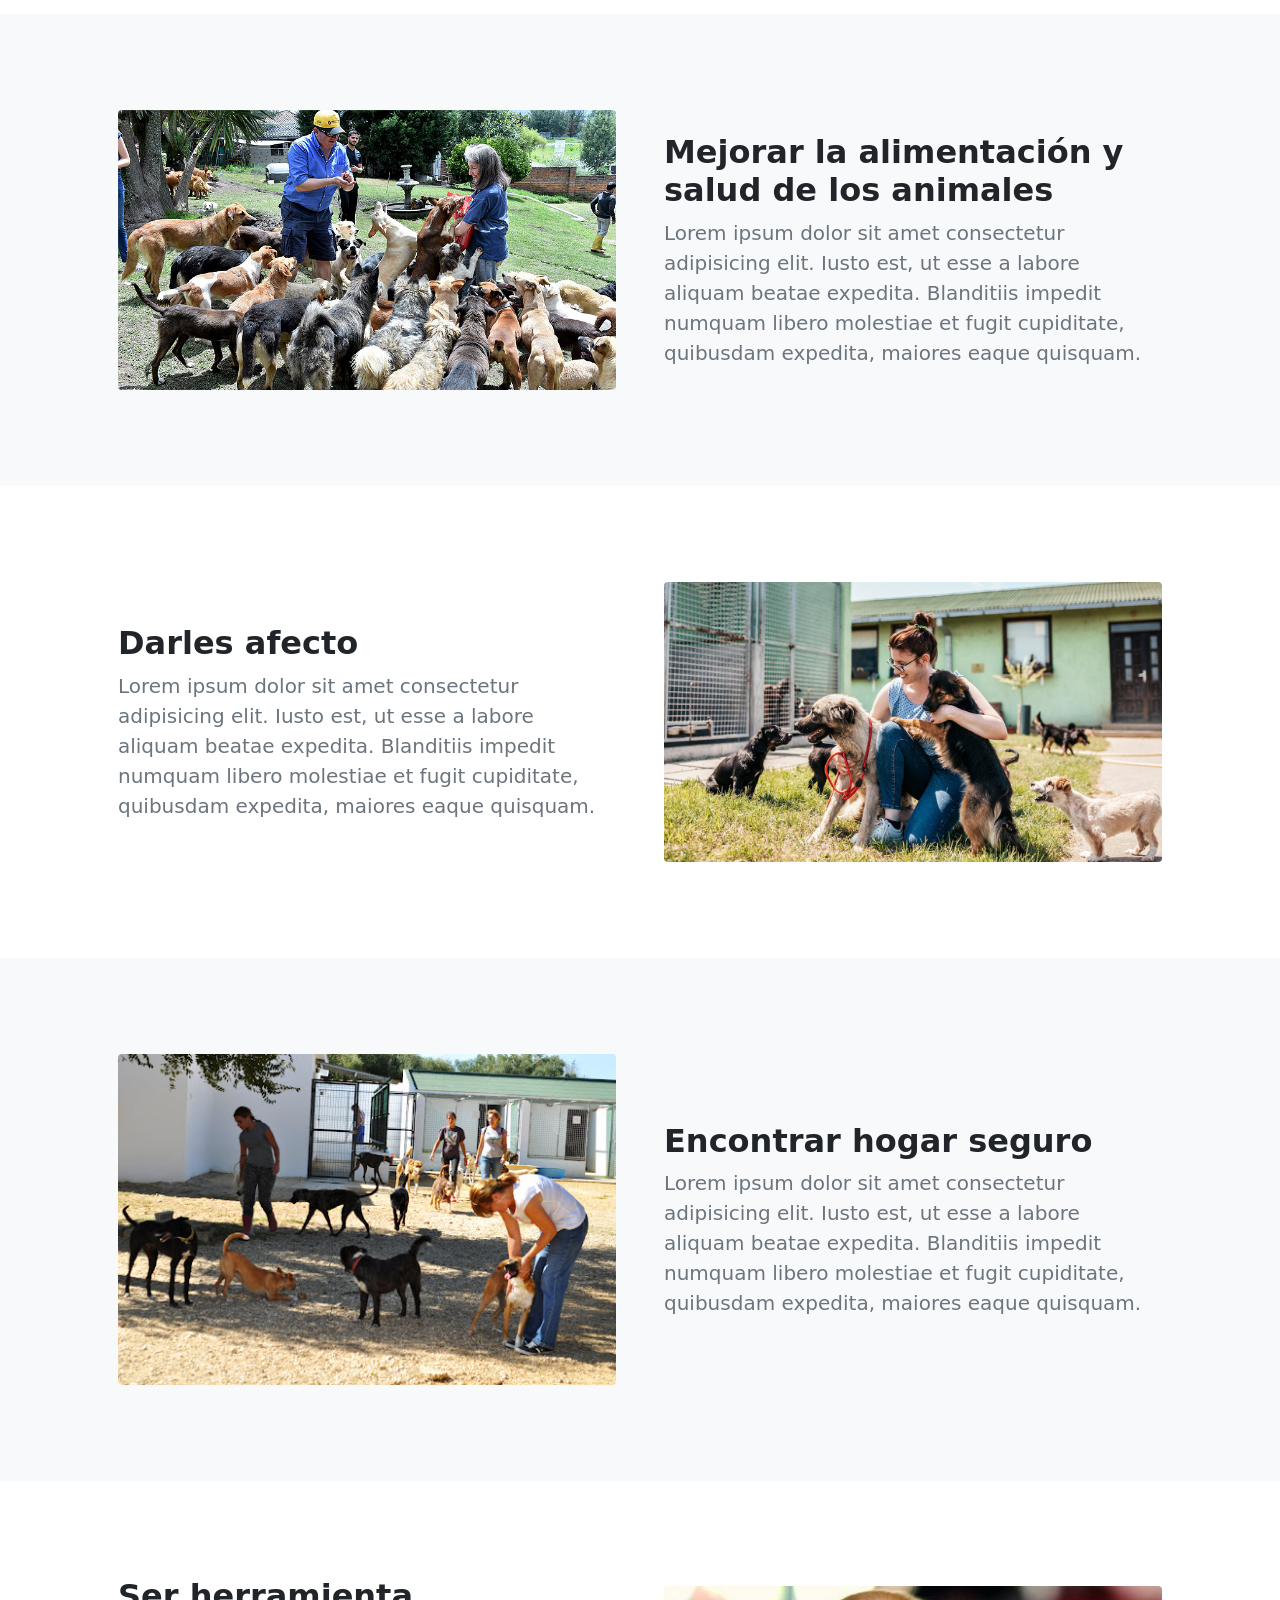
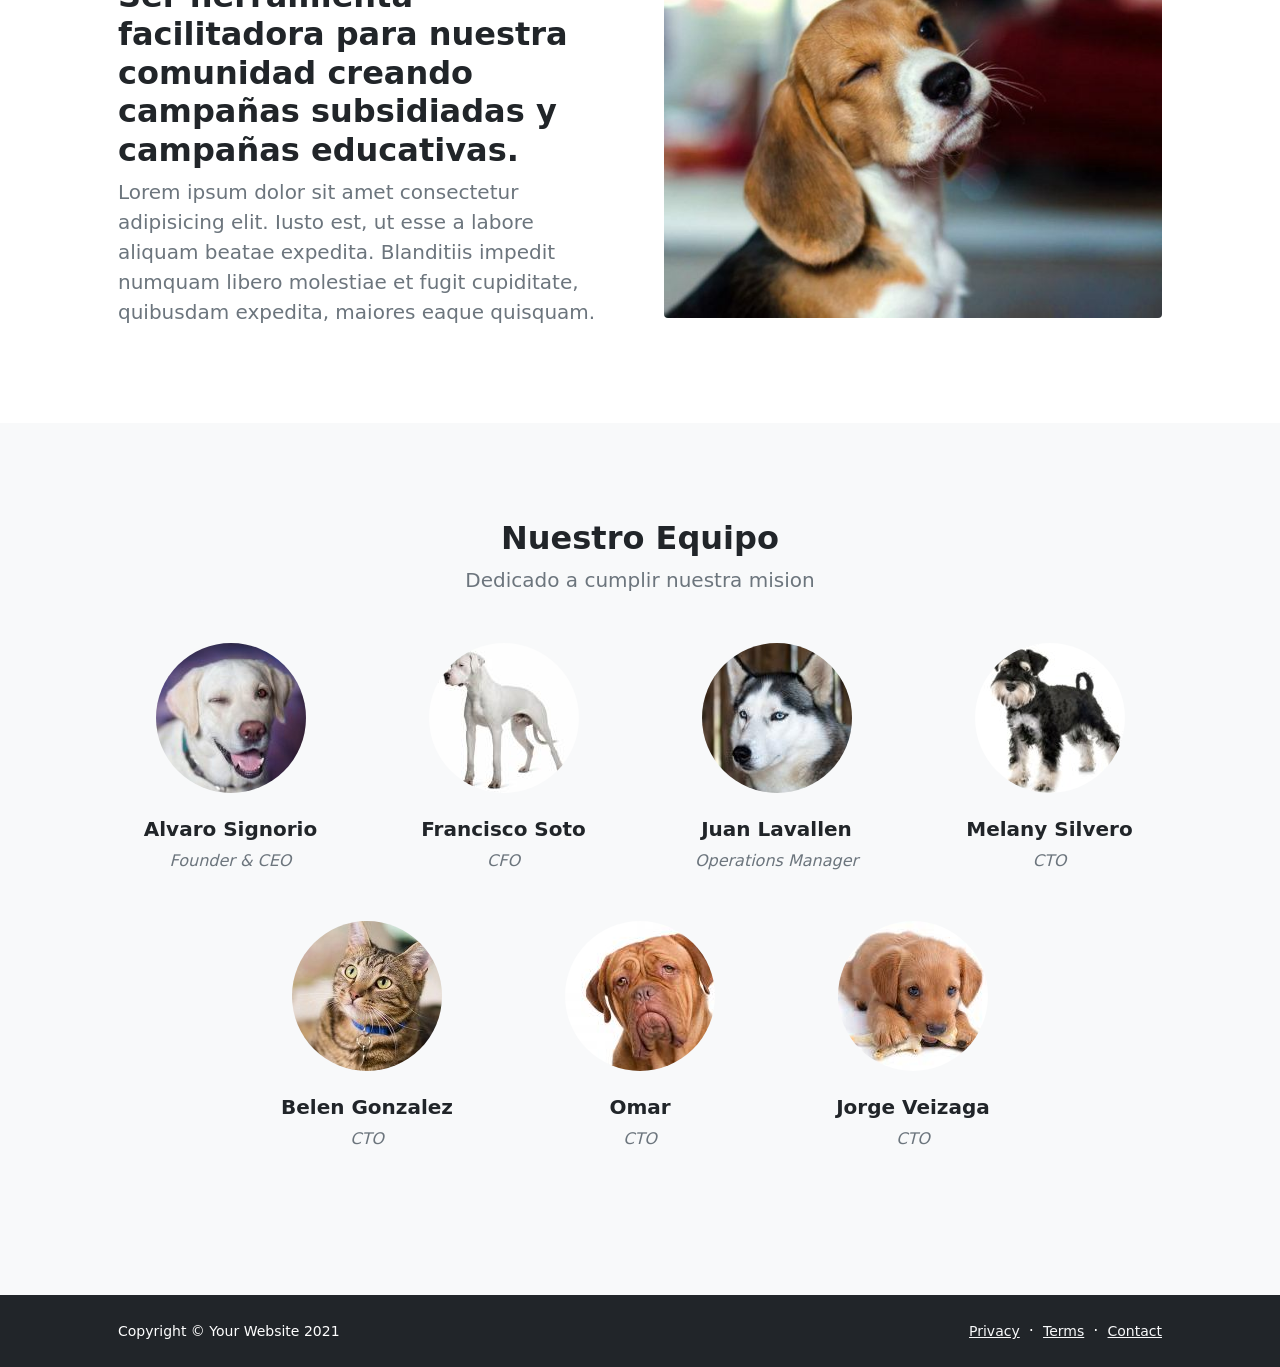
<file: nosotros.html>
<!DOCTYPE html>
<html lang="en">
    <head>
        <meta charset="utf-8" />
        <meta name="viewport" content="width=device-width, initial-scale=1, shrink-to-fit=no" />
        <meta name="description" content="" />
        <meta name="author" content="" />
        <title>Modern Business - Start Bootstrap Template</title>
        <!-- Favicon-->
        <link rel="icon" type="image/x-icon" href="assets/favicon.ico" />
        <!-- Bootstrap icons-->
        <link href="https://cdn.jsdelivr.net/npm/bootstrap-icons@1.5.0/font/bootstrap-icons.css" rel="stylesheet" />
        <!-- Core theme CSS (includes Bootstrap)-->
        <link href="css/styles.css" rel="stylesheet" />
    </head>
    <body class="d-flex flex-column">
        <main class="flex-shrink-0">
            <!-- Navigation-->
            <nav class="navbar navbar-expand-lg navbar-dark bg-dark">
                <div class="container px-5">
                    <a class="navbar-brand" href="index.html">Huellitas</a>
                    <button class="navbar-toggler" type="button" data-bs-toggle="collapse" data-bs-target="#navbarSupportedContent" aria-controls="navbarSupportedContent" aria-expanded="false" aria-label="Toggle navigation"><span class="navbar-toggler-icon"></span></button>
                    <div class="collapse navbar-collapse" id="navbarSupportedContent">
                        <ul class="navbar-nav ms-auto mb-2 mb-lg-0">
                            <li class="nav-item"><a class="nav-link" href="index.html">Inicio</a></li>
                            <li class="nav-item"><a class="nav-link" href="nosotros.html">Nosotros</a></li>
                            <li class="nav-item"><a class="nav-link" href="adopcion.html">Adoptar</a></li>
                            <li class="nav-item"><a class="nav-link" href="contacto.html">Contacto</a></li>
                            <li class="nav-item"><a class="nav-link" href="donaciones.html">Donaciones</a></li>
                            <li class="nav-item"><a class="nav-link" href="preguntasfrecuentes.html">PF</a></li>
                            </li>
                        </ul>
                    </div>
                </div>
            </nav>
            <!-- Header-->
            <header class="py-5">
                <div class="container px-5">
                    <div class="row justify-content-center">
                        <div class="col-lg-8 col-xxl-6">
                            <div class="text-center my-5">
                                <h1 class="fw-bolder mb-3">Luchar contra el abandono y maltrato creando una consciencia nacional de amor y respeto hacia los animales.</h1>
                                <p class="lead fw-normal text-muted mb-4"> 
                                    Sembrando en nuestros niños y jóvenes la semilla de la compasión podamos recoger una enorme cosecha de valores en los cuales se incluirá el respeto por toda forma de vida.</p>
                                <a class="btn btn-primary btn-lg" href="#scroll-target">Objetivos</a>
                            </div>
                        </div>
                    </div>
                </div>
            </header>
            <!-- About section one-->
            <section class="py-5 bg-light" id="scroll-target">
                <div class="container px-5 my-5">
                    <div class="row gx-5 align-items-center">
                        <div class="col-lg-6"><img class="img-fluid rounded mb-5 mb-lg-0" src="./assets/fundacion.jpg" alt="..." /></div>
                        <div class="col-lg-6">
                            <h2 class="fw-bolder">Recaudación y reclutamiento de manos amigas.</h2>
                            <p class="lead fw-normal text-muted mb-0">Lorem ipsum dolor sit amet consectetur adipisicing elit. Iusto est, ut esse a labore aliquam beatae expedita. Blanditiis impedit numquam libero molestiae et fugit cupiditate, quibusdam expedita, maiores eaque quisquam.</p>
                        </div>
                    </div>
                </div>
            </section>
            <!-- About section 2-->
            <section class="py-5">
                <div class="container px-5 my-5">
                    <div class="row gx-5 align-items-center">
                        <div class="col-lg-6 order-first order-lg-last"><img class="img-fluid rounded mb-5 mb-lg-0" src="./assets/fundacion3.jpg" alt="..." /></div>
                        <div class="col-lg-6">
                            <h2 class="fw-bolder">Ayudar con las tareas de limpieza en los lugares que asistamos.</h2>
                            <p class="lead fw-normal text-muted mb-0">Lorem ipsum dolor sit amet consectetur adipisicing elit. Iusto est, ut esse a labore aliquam beatae expedita. Blanditiis impedit numquam libero molestiae et fugit cupiditate, quibusdam expedita, maiores eaque quisquam.</p>
                        </div>
                    </div>
                </div>
            </section>
            <!-- About section 3 -->
            <section class="py-5 bg-light" id="scroll-target">
                <div class="container px-5 my-5">
                    <div class="row gx-5 align-items-center">
                        <div class="col-lg-6"><img class="img-fluid rounded mb-5 mb-lg-0" src="./assets/fundacion4.jpg" alt="..." /></div>
                        <div class="col-lg-6">
                            <h2 class="fw-bolder">Mejorar la alimentación y salud de los animales</h2>
                            <p class="lead fw-normal text-muted mb-0">Lorem ipsum dolor sit amet consectetur adipisicing elit. Iusto est, ut esse a labore aliquam beatae expedita. Blanditiis impedit numquam libero molestiae et fugit cupiditate, quibusdam expedita, maiores eaque quisquam.</p>
                        </div>
                    </div>
                </div>
            </section>
            <!-- About section 4 -->
            <section class="py-5">
                <div class="container px-5 my-5">
                    <div class="row gx-5 align-items-center">
                        <div class="col-lg-6 order-first order-lg-last"><img class="img-fluid rounded mb-5 mb-lg-0" src="./assets/afectofundacion.jpg" alt="..." /></div>
                        <div class="col-lg-6">
                            <h2 class="fw-bolder">Darles afecto</h2>
                            <p class="lead fw-normal text-muted mb-0">Lorem ipsum dolor sit amet consectetur adipisicing elit. Iusto est, ut esse a labore aliquam beatae expedita. Blanditiis impedit numquam libero molestiae et fugit cupiditate, quibusdam expedita, maiores eaque quisquam.</p>
                        </div>
                    </div>
                </div>
            </section>
            <!-- About section 5 -->
            <section class="py-5 bg-light" id="scroll-target">
                <div class="container px-5 my-5">
                    <div class="row gx-5 align-items-center">
                        <div class="col-lg-6"><img class="img-fluid rounded mb-5 mb-lg-0" src="./assets/lugarsegurofundacion.jpg" alt="..." /></div>
                        <div class="col-lg-6">
                            <h2 class="fw-bolder">Encontrar hogar seguro</h2>
                            <p class="lead fw-normal text-muted mb-0">Lorem ipsum dolor sit amet consectetur adipisicing elit. Iusto est, ut esse a labore aliquam beatae expedita. Blanditiis impedit numquam libero molestiae et fugit cupiditate, quibusdam expedita, maiores eaque quisquam.</p>
                        </div>
                    </div>
                </div>
            </section>
             <!-- About section 6 -->
             <section class="py-5">
                <div class="container px-5 my-5">
                    <div class="row gx-5 align-items-center">
                        <div class="col-lg-6 order-first order-lg-last"><img class="img-fluid rounded mb-5 mb-lg-0" src="./assets/supercan.jpg" alt="..." /></div>
                        <div class="col-lg-6">
                            <h2 class="fw-bolder">Ser herramienta facilitadora para nuestra comunidad creando campañas subsidiadas y campañas educativas.</h2>
                            <p class="lead fw-normal text-muted mb-0">Lorem ipsum dolor sit amet consectetur adipisicing elit. Iusto est, ut esse a labore aliquam beatae expedita. Blanditiis impedit numquam libero molestiae et fugit cupiditate, quibusdam expedita, maiores eaque quisquam.</p>
                        </div>
                    </div>
                </div>
            </section>
            <!-- Team members section-->
            <section class="py-5 bg-light">
                <div class="container px-5 my-5">
                    <div class="text-center">
                        <h2 class="fw-bolder">Nuestro Equipo</h2>
                        <p class="lead fw-normal text-muted mb-5">Dedicado a cumplir nuestra mision</p>
                    </div>
                    <div class="row gx-5 row-cols-1 row-cols-sm-2 row-cols-xl-4 justify-content-center">
                        <div class="col mb-5 mb-5 mb-xl-0">
                            <div class="text-center">
                                <img class="img-fluid rounded-circle mb-4 px-4" src="./assets/labradoralv.jpg" alt="..." />
                                <h5 class="fw-bolder">Alvaro Signorio</h5>
                                <div class="fst-italic text-muted">Founder &amp; CEO</div>
                            </div>
                        </div>
                        <div class="col mb-5 mb-5 mb-xl-0">
                            <div class="text-center">
                                <img class="img-fluid rounded-circle mb-4 px-4" src="./assets/dogo.jpg" alt="..." />
                                <h5 class="fw-bolder">Francisco Soto</h5>
                                <div class="fst-italic text-muted">CFO</div>
                            </div>
                        </div>
                        <div class="col mb-5 mb-5 mb-sm-0">
                            <div class="text-center">
                                <img class="img-fluid rounded-circle mb-4 px-4" src="./assets/siveriano.jpg" alt="..." />
                                <h5 class="fw-bolder">Juan Lavallen</h5>
                                <div class="fst-italic text-muted">Operations Manager</div>
                            </div>
                        </div>
                        <div class="col mb-5">
                            <div class="text-center">
                                <img class="img-fluid rounded-circle mb-4 px-4" src="./assets/schanuzer.jpg" alt="..." />
                                <h5 class="fw-bolder">Melany Silvero</h5>
                                <div class="fst-italic text-muted">CTO</div>
                            </div>
                        </div>
                        <div class="col mb-5">
                            <div class="text-center">
                                <img class="img-fluid rounded-circle mb-4 px-4" src="./assets/gato.jpg" alt="..." />
                                <h5 class="fw-bolder">Belen Gonzalez</h5>
                                <div class="fst-italic text-muted">CTO</div>
                            </div>
                        </div>
                        <div class="col mb-5">
                            <div class="text-center">
                                <img class="img-fluid rounded-circle mb-4 px-4" src="./assets/dogoburdeos.jpg" alt="..." />
                                <h5 class="fw-bolder">Omar</h5>
                                <div class="fst-italic text-muted">CTO</div>
                            </div>
                        </div>
                        <div class="col mb-5">
                            <div class="text-center">
                                <img class="img-fluid rounded-circle mb-4 px-4" src="./assets/golden.jfif" alt="..." />
                                <h5 class="fw-bolder">Jorge Veizaga</h5>
                                <div class="fst-italic text-muted">CTO</div>
                            </div>
                        </div>
                    </div>
                </div>
            </section>
        </main>
        <!-- Footer-->
        <footer class="bg-dark py-4 mt-auto">
            <div class="container px-5">
                <div class="row align-items-center justify-content-between flex-column flex-sm-row">
                    <div class="col-auto"><div class="small m-0 text-white">Copyright &copy; Your Website 2021</div></div>
                    <div class="col-auto">
                        <a class="link-light small" href="#!">Privacy</a>
                        <span class="text-white mx-1">&middot;</span>
                        <a class="link-light small" href="#!">Terms</a>
                        <span class="text-white mx-1">&middot;</span>
                        <a class="link-light small" href="#!">Contact</a>
                    </div>
                </div>
            </div>
        </footer>
        <!-- Bootstrap core JS-->
        <script src="https://cdn.jsdelivr.net/npm/bootstrap@5.1.0/dist/js/bootstrap.bundle.min.js"></script>
        <!-- Core theme JS-->
        <script src="js/scripts.js"></script>
    </body>
</html>
</file>
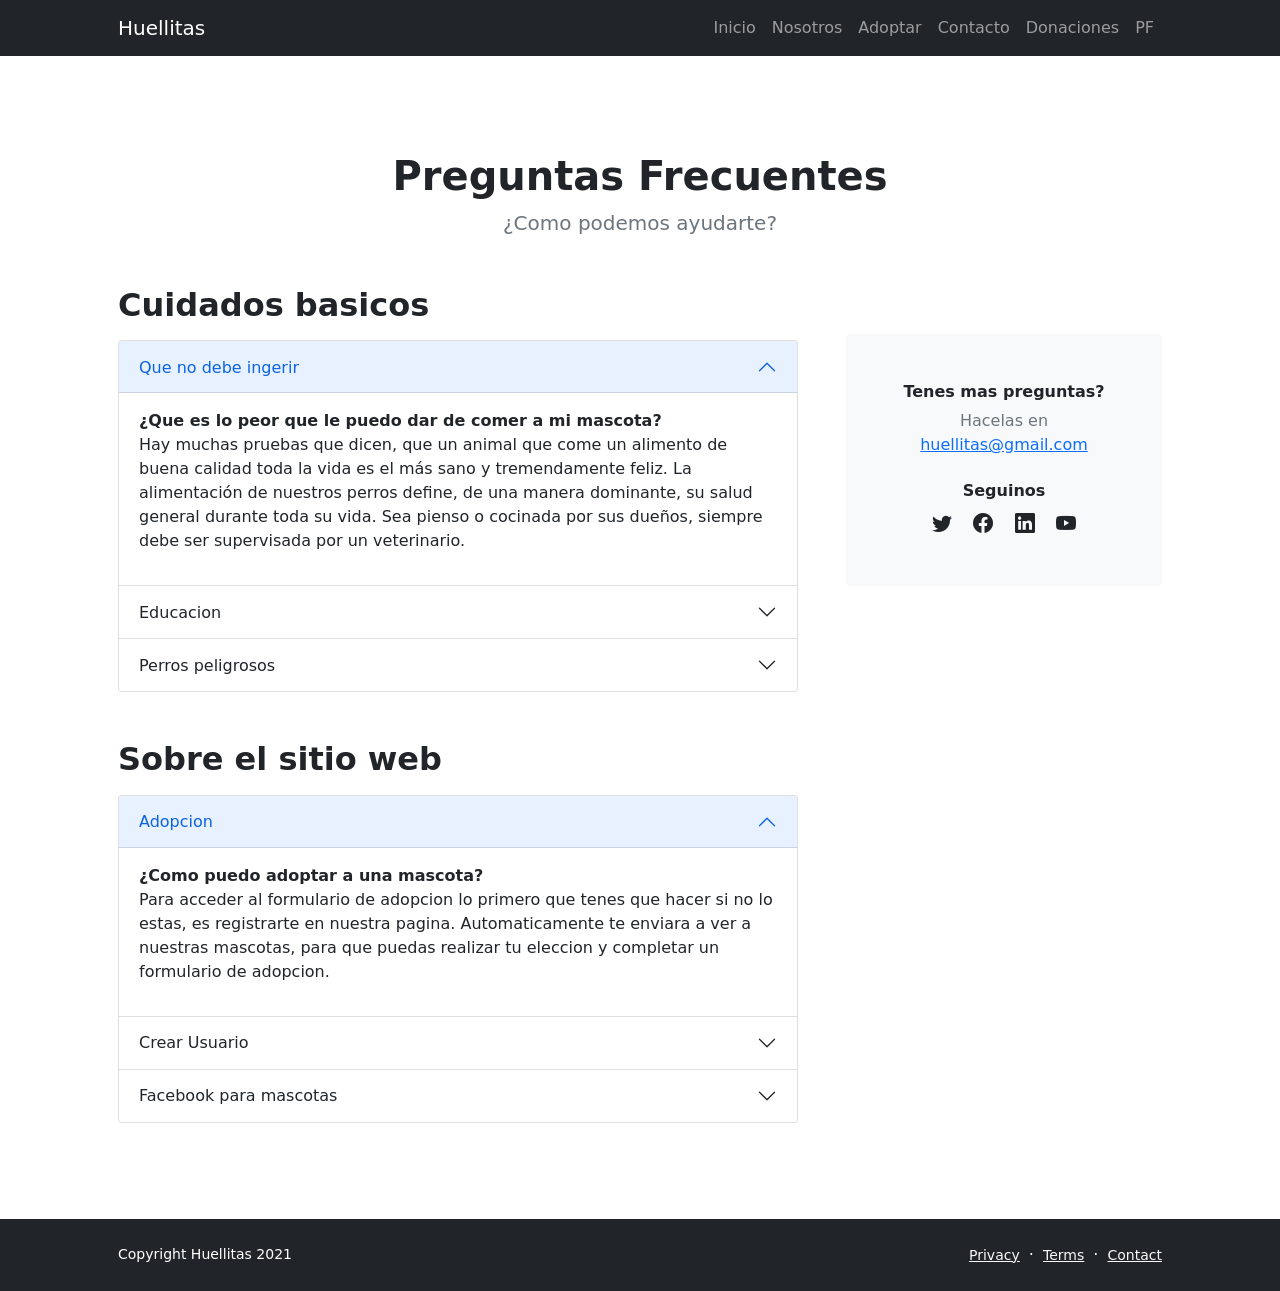
<file: preguntasfrecuentes.html>
<!DOCTYPE html>
<html lang="en">

<head>
    <meta charset="utf-8" />
    <meta name="viewport" content="width=device-width, initial-scale=1, shrink-to-fit=no" />
    <meta name="description" content="" />
    <meta name="author" content="" />
    <title>Modern Business - Start Bootstrap Template</title>
    <!-- Favicon-->
    <link rel="icon" type="image/x-icon" href="assets/favicon.ico" />
    <!-- Bootstrap icons-->
    <link href="https://cdn.jsdelivr.net/npm/bootstrap-icons@1.5.0/font/bootstrap-icons.css" rel="stylesheet" />
    <!-- Core theme CSS (includes Bootstrap)-->
    <link href="css/styles.css" rel="stylesheet" />
</head>

<body class="d-flex flex-column h-100">
    <main class="flex-shrink-0">
        <!-- Navigation-->
        <nav class="navbar navbar-expand-lg navbar-dark bg-dark">
            <div class="container px-5">
                <a class="navbar-brand" href="index.html">Huellitas</a>
                <button class="navbar-toggler" type="button" data-bs-toggle="collapse"
                    data-bs-target="#navbarSupportedContent" aria-controls="navbarSupportedContent"
                    aria-expanded="false" aria-label="Toggle navigation"><span
                        class="navbar-toggler-icon"></span></button>
                <div class="collapse navbar-collapse" id="navbarSupportedContent">
                    <ul class="navbar-nav ms-auto mb-2 mb-lg-0">
                        <li class="nav-item"><a class="nav-link" href="index.html">Inicio</a></li>
                        <li class="nav-item"><a class="nav-link" href="nosotros.html">Nosotros</a></li>
                        <li class="nav-item"><a class="nav-link" href="adopcion.html">Adoptar</a></li>
                        <li class="nav-item"><a class="nav-link" href="contacto.html">Contacto</a></li>
                        <li class="nav-item"><a class="nav-link" href="donaciones.html">Donaciones</a></li>
                        <li class="nav-item"><a class="nav-link" href="preguntasfrecuentes.html">PF</a></li>
                    </ul>
                </div>
            </div>
        </nav>
        <!-- Page Content-->
        <section class="py-5">
            <div class="container px-5 my-5">
                <div class="text-center mb-5">
                    <h1 class="fw-bolder">Preguntas Frecuentes</h1>
                    <p class="lead fw-normal text-muted mb-0">¿Como podemos ayudarte?</p>
                </div>
                <div class="row gx-5">
                    <div class="col-xl-8">
                        <!-- FAQ Accordion 1-->
                        <h2 class="fw-bolder mb-3">Cuidados basicos</h2>
                        <div class="accordion mb-5" id="accordionExample">
                            <div class="accordion-item">
                                <h3 class="accordion-header" id="headingOne"><button class="accordion-button"
                                        type="button" data-bs-toggle="collapse" data-bs-target="#collapseOne"
                                        aria-expanded="true" aria-controls="collapseOne">Que no debe ingerir</button>
                                </h3>
                                <div class="accordion-collapse collapse show" id="collapseOne"
                                    aria-labelledby="headingOne" data-bs-parent="#accordionExample">
                                    <div class="accordion-body">
                                        <strong>¿Que es lo peor que le puedo dar de comer a mi mascota?</strong>
                                        <p>Hay muchas pruebas que dicen, que un animal que come un alimento de buena
                                            calidad toda la vida es el más sano y tremendamente feliz.
                                            La alimentación de nuestros perros define, de una manera dominante, su salud
                                            general durante toda su vida. Sea pienso o cocinada por sus dueños, siempre
                                            debe ser supervisada por un veterinario.</p>

                                    </div>
                                </div>
                            </div>
                            <div class="accordion-item">
                                <h3 class="accordion-header" id="headingTwo"><button class="accordion-button collapsed"
                                        type="button" data-bs-toggle="collapse" data-bs-target="#collapseTwo"
                                        aria-expanded="false" aria-controls="collapseTwo">Educacion</button>
                                </h3>
                                <div class="accordion-collapse collapse" id="collapseTwo" aria-labelledby="headingTwo"
                                    data-bs-parent="#accordionExample">
                                    <div class="accordion-body">
                                        <strong>¿Como se educa a un perro?</strong>
                                        <p>Con el refuerzo positivo es la única forma de enseñar a un perro. Su capacidad de "entendimiento" es diferente de la de los humanos. Para educarles, primero deben aprender las órdenes básicas: el "no" y el "buen perro", para, en base a ellas, adecuar todos sus comportamientos.</p>
                                    </div>
                                </div>
                            </div>
                            <div class="accordion-item">
                                <h3 class="accordion-header" id="headingThree"><button
                                        class="accordion-button collapsed" type="button" data-bs-toggle="collapse"
                                        data-bs-target="#collapseThree" aria-expanded="false"
                                        aria-controls="collapseThree">Perros peligrosos</button></h3>
                                <div class="accordion-collapse collapse" id="collapseThree"
                                    aria-labelledby="headingThree" data-bs-parent="#accordionExample">
                                    <div class="accordion-body">
                                        <strong>¿Perros potencialmente peligrosos?</strong>
                                       <p>Hay un Real Decreto a nivel nacional de perros potencialmente peligrosos. En ese real decreto hay una serie de razas concretas que son potencialmente peligrosas. Si tienes un animal de esas características, hay que acudir a tu Ayuntamiento, darse de alta en un registro y para ello, hay que realizar una serie de pruebas (examen psicotécnico...) un seguro especial y sacar al perro con bozal y con correa, siempre controlado.
                                        Un perro por muy educado, socializado que esté, en cualquier momento puede hacer un ataque. Generalmente se produce cuando el perro tiene problemas físicos.</p>
                                    </div>
                                </div>
                            </div>
                        </div>
                        <!-- FAQ Accordion 2-->
                        <h2 class="fw-bolder mb-3">Sobre el sitio web</h2>
                        <div class="accordion mb-5 mb-xl-0" id="accordionExample2">
                            <div class="accordion-item">
                                <h3 class="accordion-header" id="headingOne"><button class="accordion-button"
                                        type="button" data-bs-toggle="collapse" data-bs-target="#collapseOne"
                                        aria-expanded="true" aria-controls="collapseOne">Adopcion</button></h3>
                                <div class="accordion-collapse collapse show" id="collapseOne"
                                    aria-labelledby="headingOne" data-bs-parent="#accordionExample2">
                                    <div class="accordion-body">
                                        <strong>¿Como puedo adoptar a una mascota?</strong>
                                        <p>Para acceder al formulario de adopcion lo primero que tenes que hacer si no
                                            lo estas, es registrarte en nuestra pagina. Automaticamente te enviara a ver
                                            a nuestras mascotas, para que puedas realizar tu eleccion y completar un
                                            formulario de adopcion.</p>
                                    </div>
                                </div>
                            </div>
                            <div class="accordion-item">
                                <h3 class="accordion-header" id="headingTwo"><button class="accordion-button collapsed"
                                        type="button" data-bs-toggle="collapse" data-bs-target="#collapseTwo"
                                        aria-expanded="false" aria-controls="collapseTwo">Crear Usuario</button>
                                </h3>
                                <div class="accordion-collapse collapse" id="collapseTwo" aria-labelledby="headingTwo"
                                    data-bs-parent="#accordionExample2">
                                    <div class="accordion-body">
                                        <strong>¿Como me registro en la pagina?</strong>
                                        <p>Para registrarte en la pagina es muy sencillo. Tenes que dirigirte a la barra
                                            de navegacion, en la seccion que dice "Adoptar", te saldran dos opciones, 1
                                            Registrar y 2 Iniciar Sesion. Tenes elegir la que corresponda a tu
                                            procedimiento. </p>
                                    </div>
                                </div>
                            </div>
                            <div class="accordion-item">
                                <h3 class="accordion-header" id="headingThree"><button
                                        class="accordion-button collapsed" type="button" data-bs-toggle="collapse"
                                        data-bs-target="#collapseThree" aria-expanded="false"
                                        aria-controls="collapseThree">Facebook para mascotas</button></h3>
                                <div class="accordion-collapse collapse" id="collapseThree"
                                    aria-labelledby="headingThree" data-bs-parent="#accordionExample2">
                                    <div class="accordion-body">
                                        <strong>¿Como accedo al Facebook para mascotas?</strong>
                                        <p>Para acceder a ver el Facebook de mascotas, tenes que ir a el inicio de nuestras web, bajar hasta el final de la pagina de inicio, donde vas a encontrar un mini blog con sus botones correspondientes que te envian al Facebook.</p>
                                    </div>
                                </div>
                            </div>
                        </div>
                    </div>
                    <div class="col-xl-4">
                        <div class="card border-0 bg-light mt-xl-5">
                            <div class="card-body p-4 py-lg-5">
                                <div class="d-flex align-items-center justify-content-center">
                                    <div class="text-center">
                                        <div class="h6 fw-bolder">Tenes mas preguntas?</div>
                                        <p class="text-muted mb-4">
                                            Hacelas en
                                            <br />
                                            <a href="#!">huellitas@gmail.com</a>
                                        </p>
                                        <div class="h6 fw-bolder">Seguinos</div>
                                        <a class="fs-5 px-2 link-dark" href="#!"><i class="bi-twitter"></i></a>
                                        <a class="fs-5 px-2 link-dark" href="#!"><i class="bi-facebook"></i></a>
                                        <a class="fs-5 px-2 link-dark" href="#!"><i class="bi-linkedin"></i></a>
                                        <a class="fs-5 px-2 link-dark" href="#!"><i class="bi-youtube"></i></a>
                                    </div>
                                </div>
                            </div>
                        </div>
                    </div>
                </div>
            </div>
        </section>
    </main>
    <!-- Footer-->
    <footer class="bg-dark py-4 mt-auto">
        <div class="container px-5">
            <div class="row align-items-center justify-content-between flex-column flex-sm-row">
                <div class="col-auto">
                    <div class="small m-0 text-white">Copyright Huellitas 2021</div>
                </div>
                <div class="col-auto">
                    <a class="link-light small" href="#!">Privacy</a>
                    <span class="text-white mx-1">&middot;</span>
                    <a class="link-light small" href="#!">Terms</a>
                    <span class="text-white mx-1">&middot;</span>
                    <a class="link-light small" href="#!">Contact</a>
                </div>
            </div>
        </div>
    </footer>
    <!-- Bootstrap core JS-->
    <script src="https://cdn.jsdelivr.net/npm/bootstrap@5.1.0/dist/js/bootstrap.bundle.min.js"></script>
    <!-- Core theme JS-->
    <script src="js/scripts.js"></script>
</body>

</html>
</file>
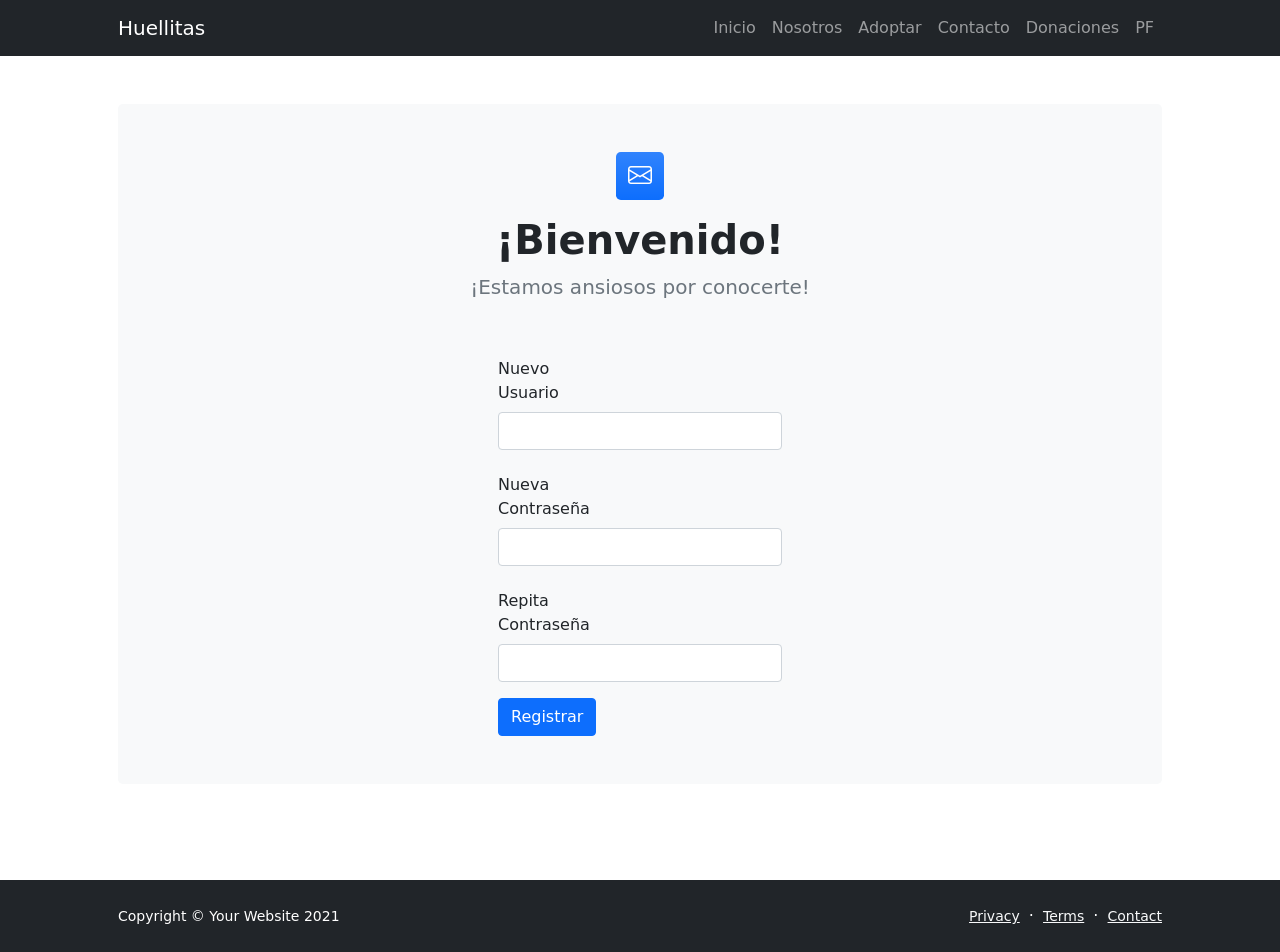
<file: registro.html>
<!DOCTYPE html>
<html lang="en">

<head>
    <meta charset="utf-8" />
    <meta name="viewport" content="width=device-width, initial-scale=1, shrink-to-fit=no" />
    <meta name="description" content />
    <meta name="author" content />
    <title>Modern Business - Start Bootstrap Template</title>
    <!-- Favicon-->
    <link rel="icon" type="image/x-icon" href="assets/favicon.ico" />
    <!-- Bootstrap icons-->
    <link href="https://cdn.jsdelivr.net/npm/bootstrap-icons@1.5.0/font/bootstrap-icons.css" rel="stylesheet" />
    <!-- Core theme CSS (includes Bootstrap)-->
    <link href="css/styles.css" rel="stylesheet" />
</head>

<body class="d-flex flex-column">
    <main class="flex-shrink-0">
        <!-- Navigation-->
        <nav class="navbar navbar-expand-lg navbar-dark bg-dark">
            <div class="container px-5">
                <a class="navbar-brand" href="index.html">Huellitas</a>
                <button class="navbar-toggler" type="button" data-bs-toggle="collapse"
                    data-bs-target="#navbarSupportedContent" aria-controls="navbarSupportedContent"
                    aria-expanded="false" aria-label="Toggle navigation"><span
                        class="navbar-toggler-icon"></span></button>
                <div class="collapse navbar-collapse" id="navbarSupportedContent">
                    <ul class="navbar-nav ms-auto mb-2 mb-lg-0">
                        <li class="nav-item"><a class="nav-link" href="index.html">Inicio</a></li>
                        <li class="nav-item"><a class="nav-link" href="nosotros.html">Nosotros</a></li>
                        <li class="nav-item"><a class="nav-link" href="adopcion.html">Adoptar</a></li>
                        <li class="nav-item"><a class="nav-link" href="contacto.html">Contacto</a></li>
                        <li class="nav-item"><a class="nav-link" href="donaciones.html">Donaciones</a></li>
                        <li class="nav-item"><a class="nav-link" href="preguntasfrecuentes.html">PF</a></li>
                      
                    </ul>
                </div>
            </div>
        </nav>
        <!-- Page content-->
        <section class="py-5">
            <div class="container px-5">
                <!-- Contact form-->
                <div class="bg-light rounded-3 py-5 px-4 px-md-5 mb-5">
                    <div class="text-center mb-5">
                        <div class="feature bg-primary bg-gradient text-white rounded-3 mb-3"><i
                                class="bi bi-envelope"></i></div>
                        <h1 class="fw-bolder">¡Bienvenido!</h1>
                        <p class="lead fw-normal text-muted mb-0">¡Estamos ansiosos por conocerte!</p>
                    </div>
                    <div class="row gx-5 justify-content-center">
                        <div class="col-lg-8 col-xl-4">
                            <div id="liveAlertPlaceholder"></div>
                            <form>
                                <div class="row mb-3">
                                    <label for="inputEmail3" class="col-sm-5 col-form-label">Nuevo Usuario</label>
                                    <div class="col-sm-12">
                                        <input type="text" class="form-control" id="username">
                                    </div>
                                </div>
                                <div class="row mb-3">
                                    <label for="inputPassword3" class="col-sm-6 col-form-label">Nueva Contraseña</label>
                                    <div class="col-sm-12">
                                        <input type="password" class="form-control" id="password">
                                    </div>
                                </div>
                                <div class="row mb-3">
                                    <label for="inputPassword3" class="col-sm-5 col-form-label">Repita Contraseña</label>
                                    <div class="col-sm-12">
                                        <input type="password" class="form-control" id="password">
                                    </div>
                                </div>
                                <button onclick="registrar();" type="button" class="btn btn-primary">Registrar</button>
                            </form>
                        </div>
                    </div>
                </div>
    </main>
    <!-- Footer-->
    <footer class="bg-dark py-4 mt-auto">
        <div class="container px-5">
            <div class="row align-items-center justify-content-between flex-column flex-sm-row">
                <div class="col-auto">
                    <div class="small m-0 text-white">Copyright &copy; Your Website 2021</div>
                </div>
                <div class="col-auto">
                    <a class="link-light small" href="#!">Privacy</a>
                    <span class="text-white mx-1">&middot;</span>
                    <a class="link-light small" href="#!">Terms</a>
                    <span class="text-white mx-1">&middot;</span>
                    <a class="link-light small" href="#!">Contact</a>
                </div>
            </div>
        </div>
    </footer>
    <!-- Bootstrap core JS-->
    <script src="https://cdn.jsdelivr.net/npm/bootstrap@5.1.0/dist/js/bootstrap.bundle.min.js"></script>
    <!-- Core theme JS-->
    <script src="js/scripts.js"></script>
    <!-- * * * * * * * * * * * * * * * * * * * * * * * * * * * * * * * * * * * * * * * *-->
    <!-- * *                               SB Forms JS                               * *-->
    <!-- * * Activate your form at https://startbootstrap.com/solution/contact-forms * *-->
    <!-- * * * * * * * * * * * * * * * * * * * * * * * * * * * * * * * * * * * * * * * *-->
    <script src="https://cdn.startbootstrap.com/sb-forms-latest.js"></script>
</body>

</html>
</file>
